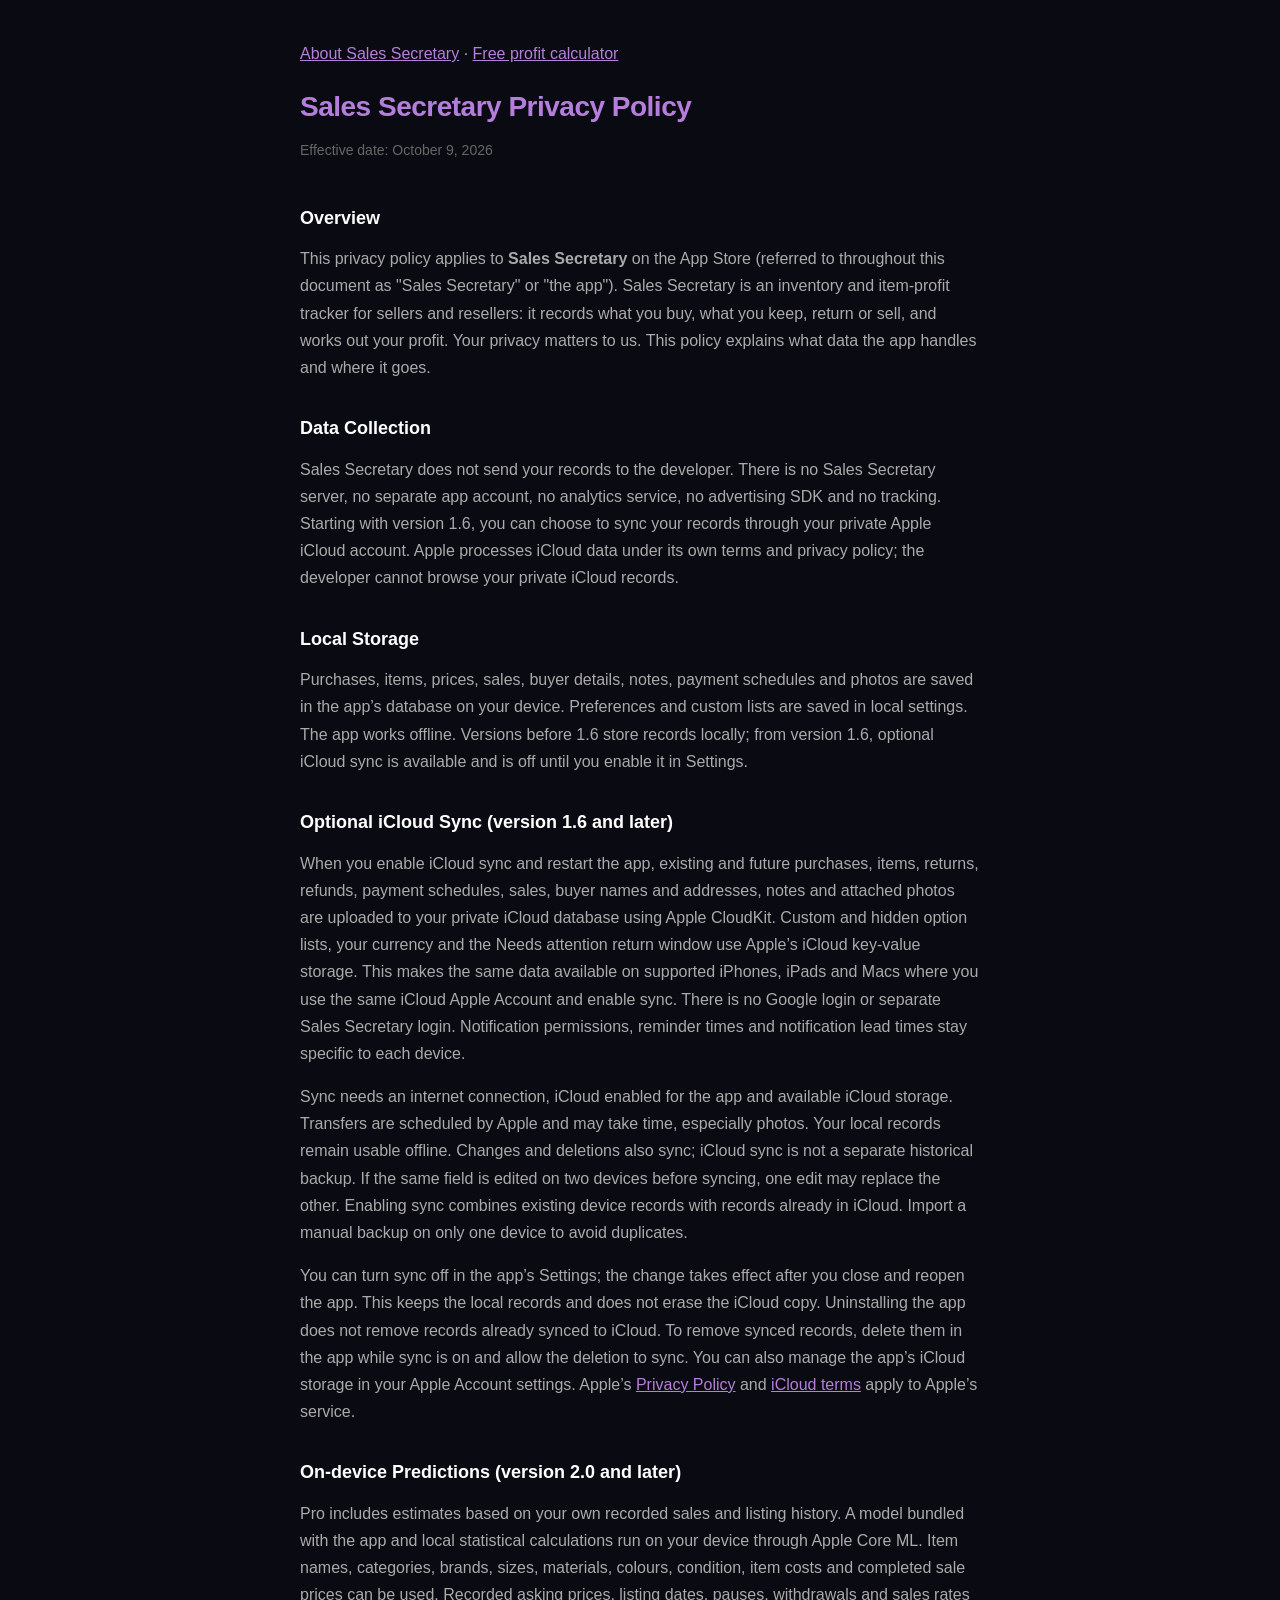
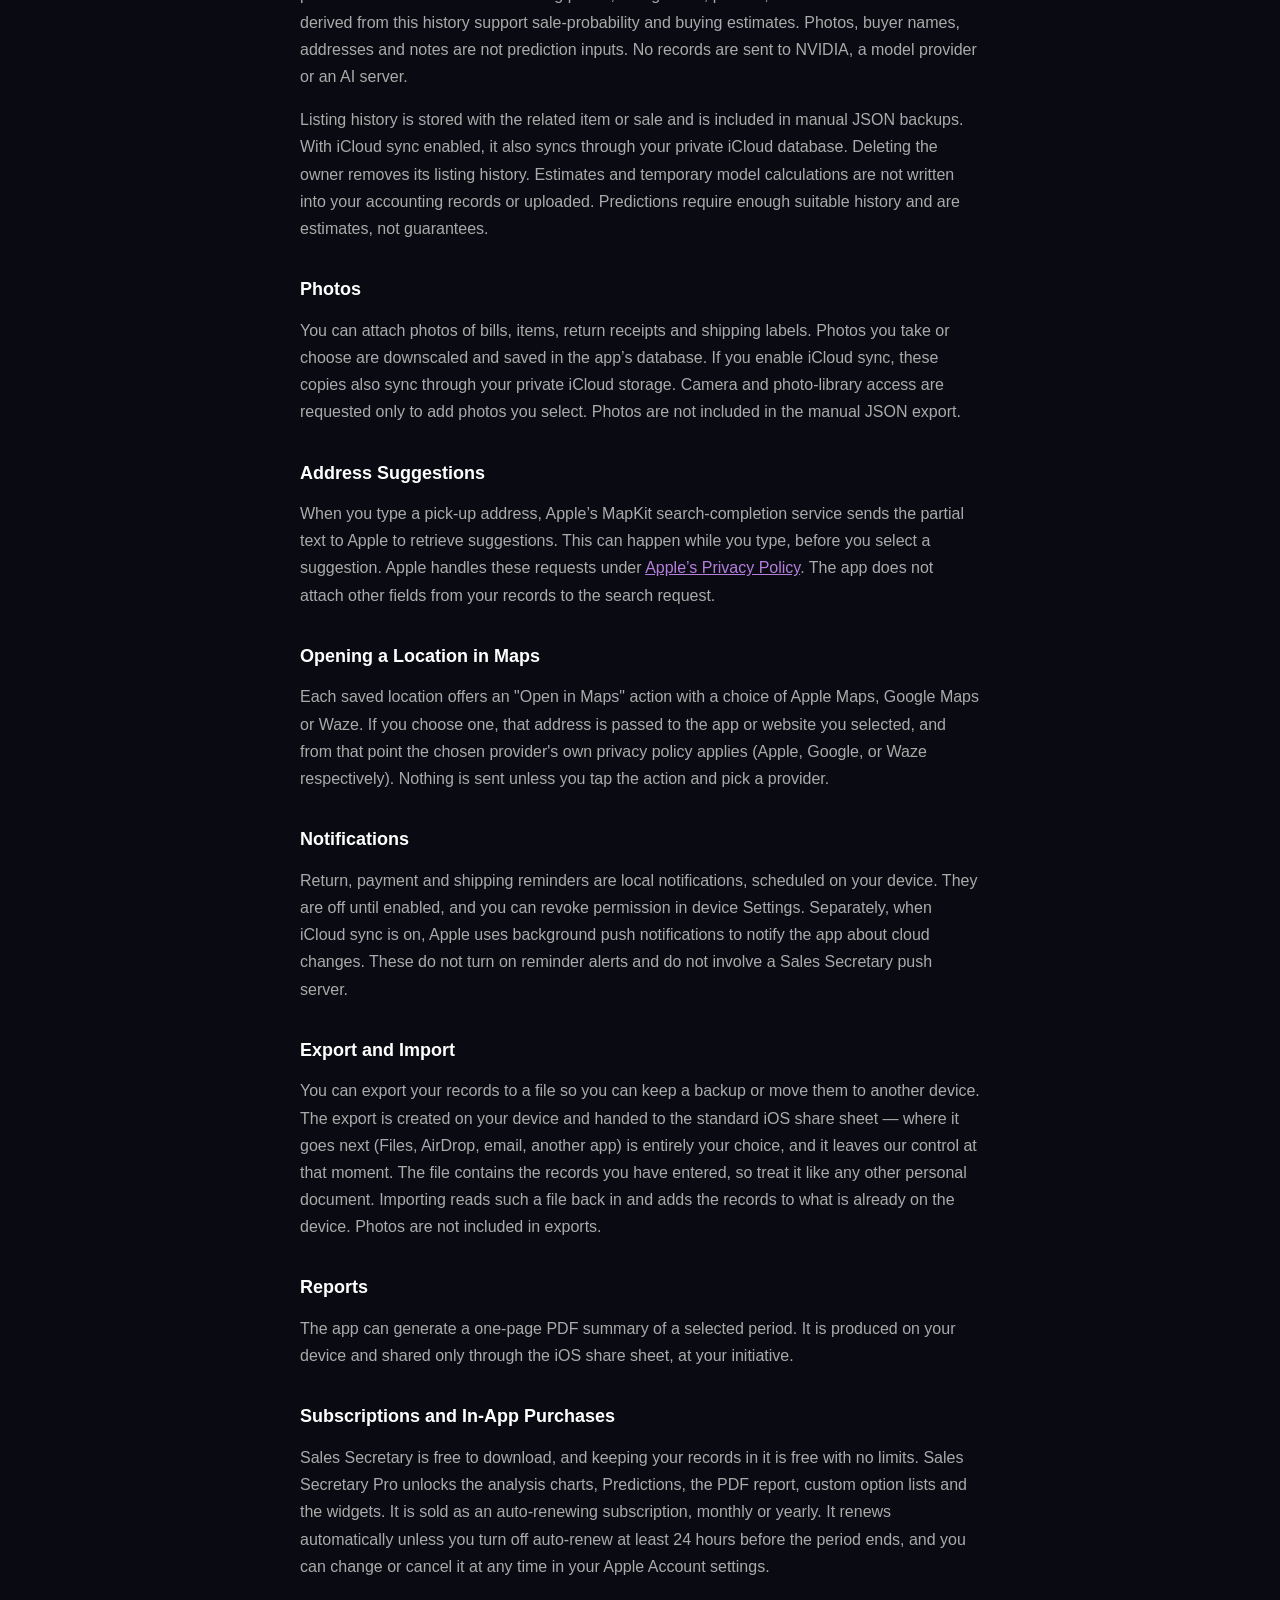
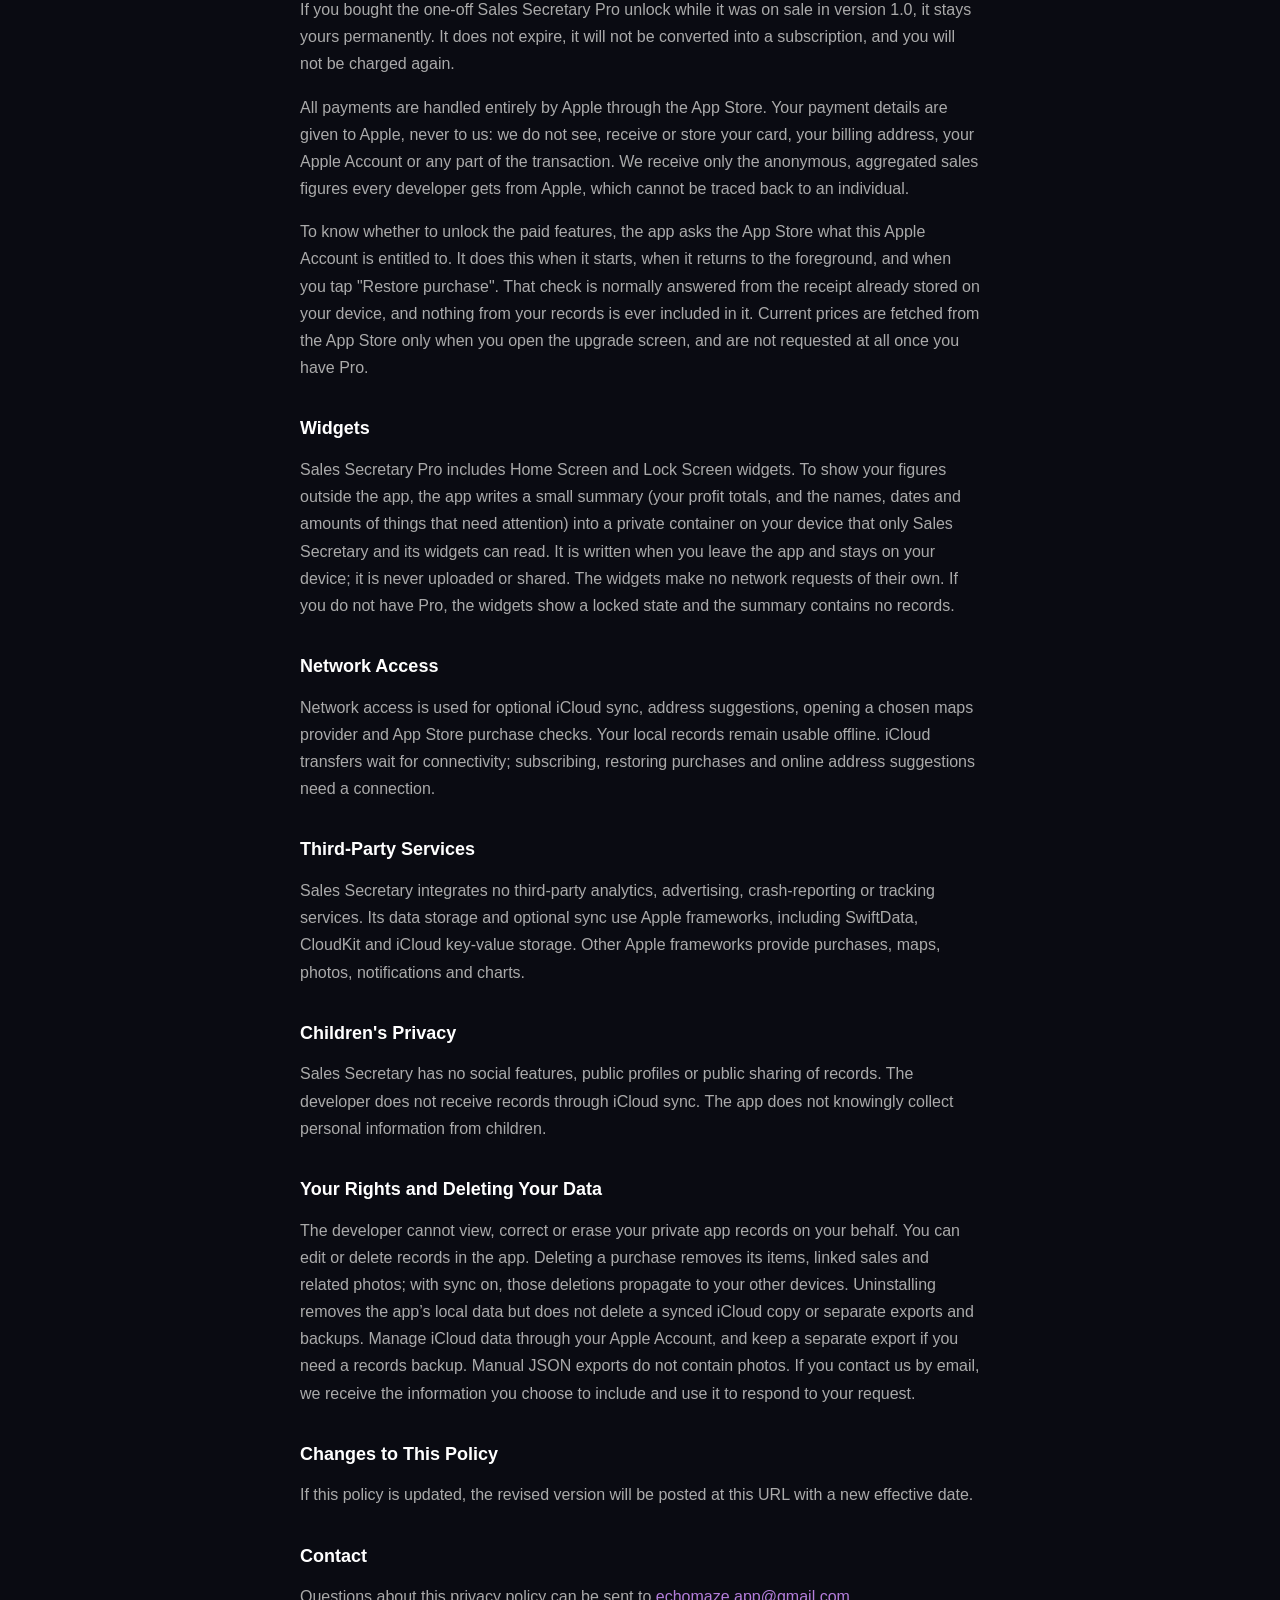
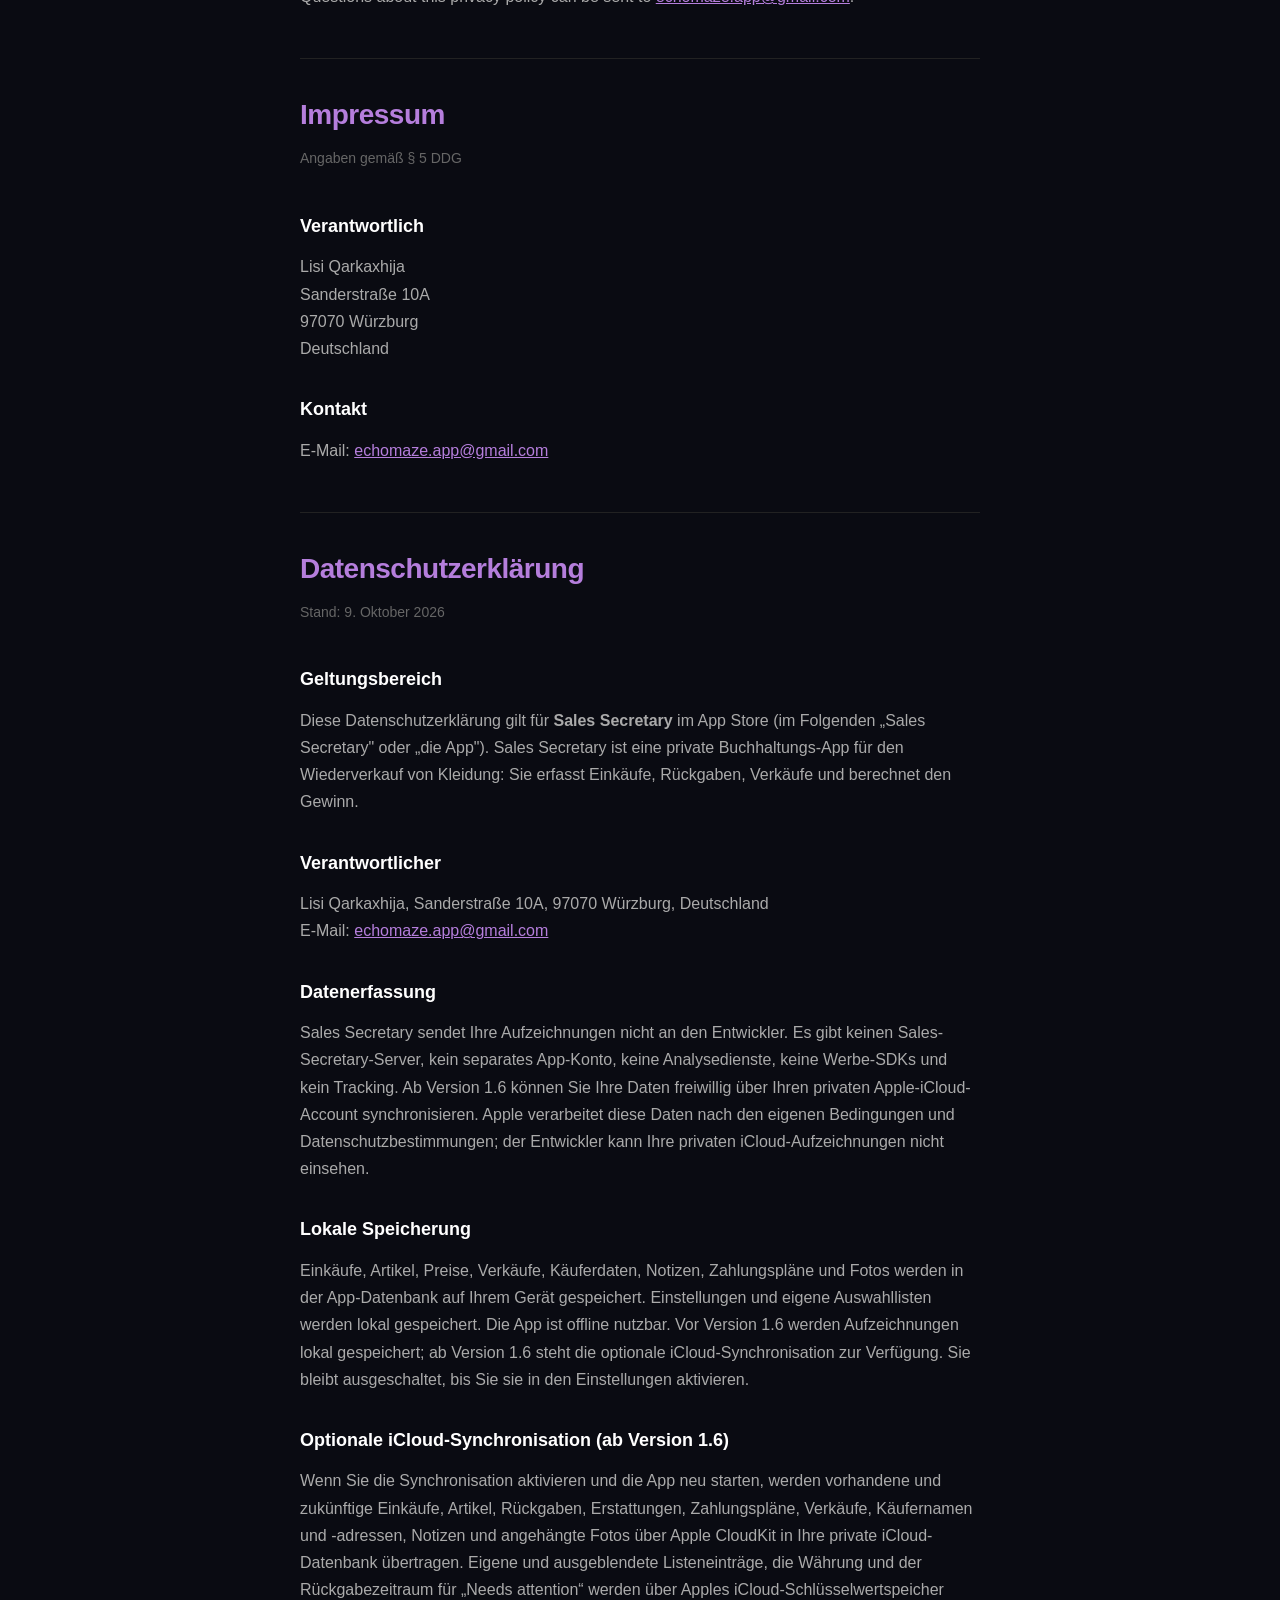
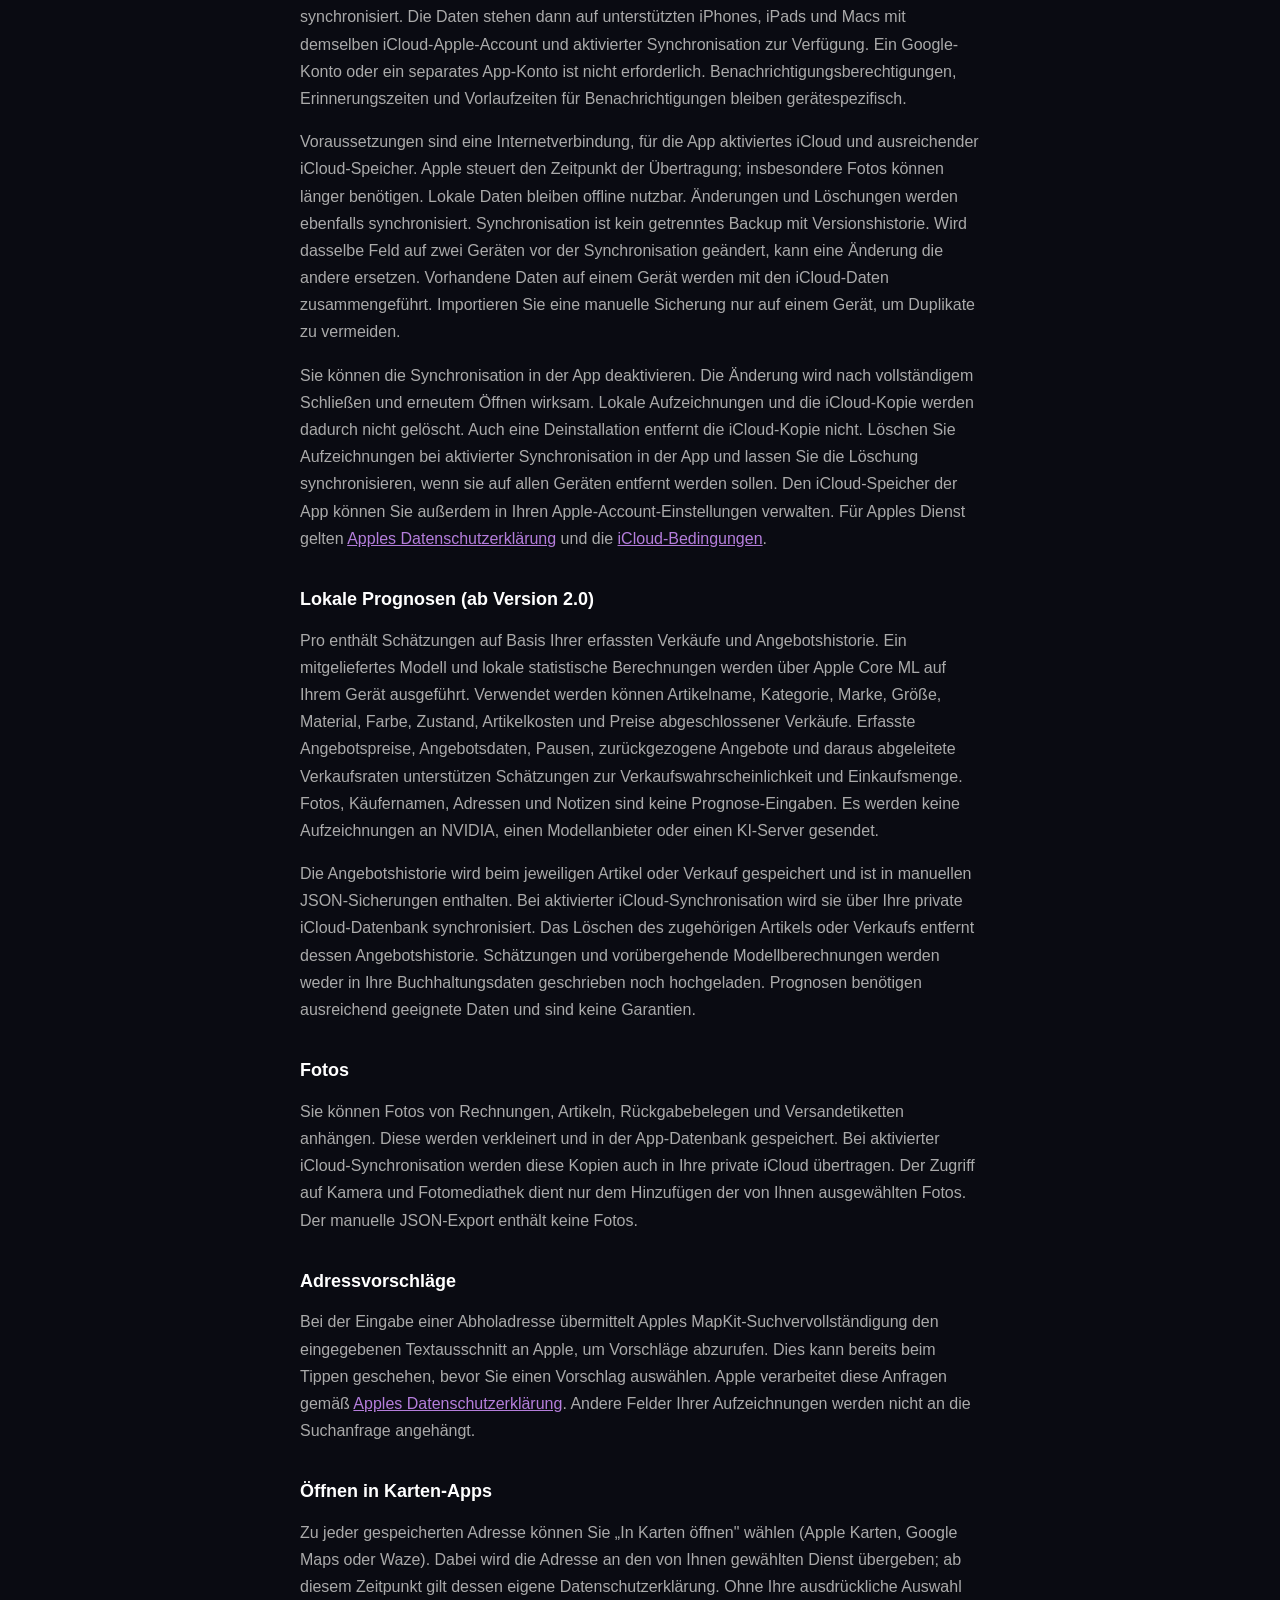
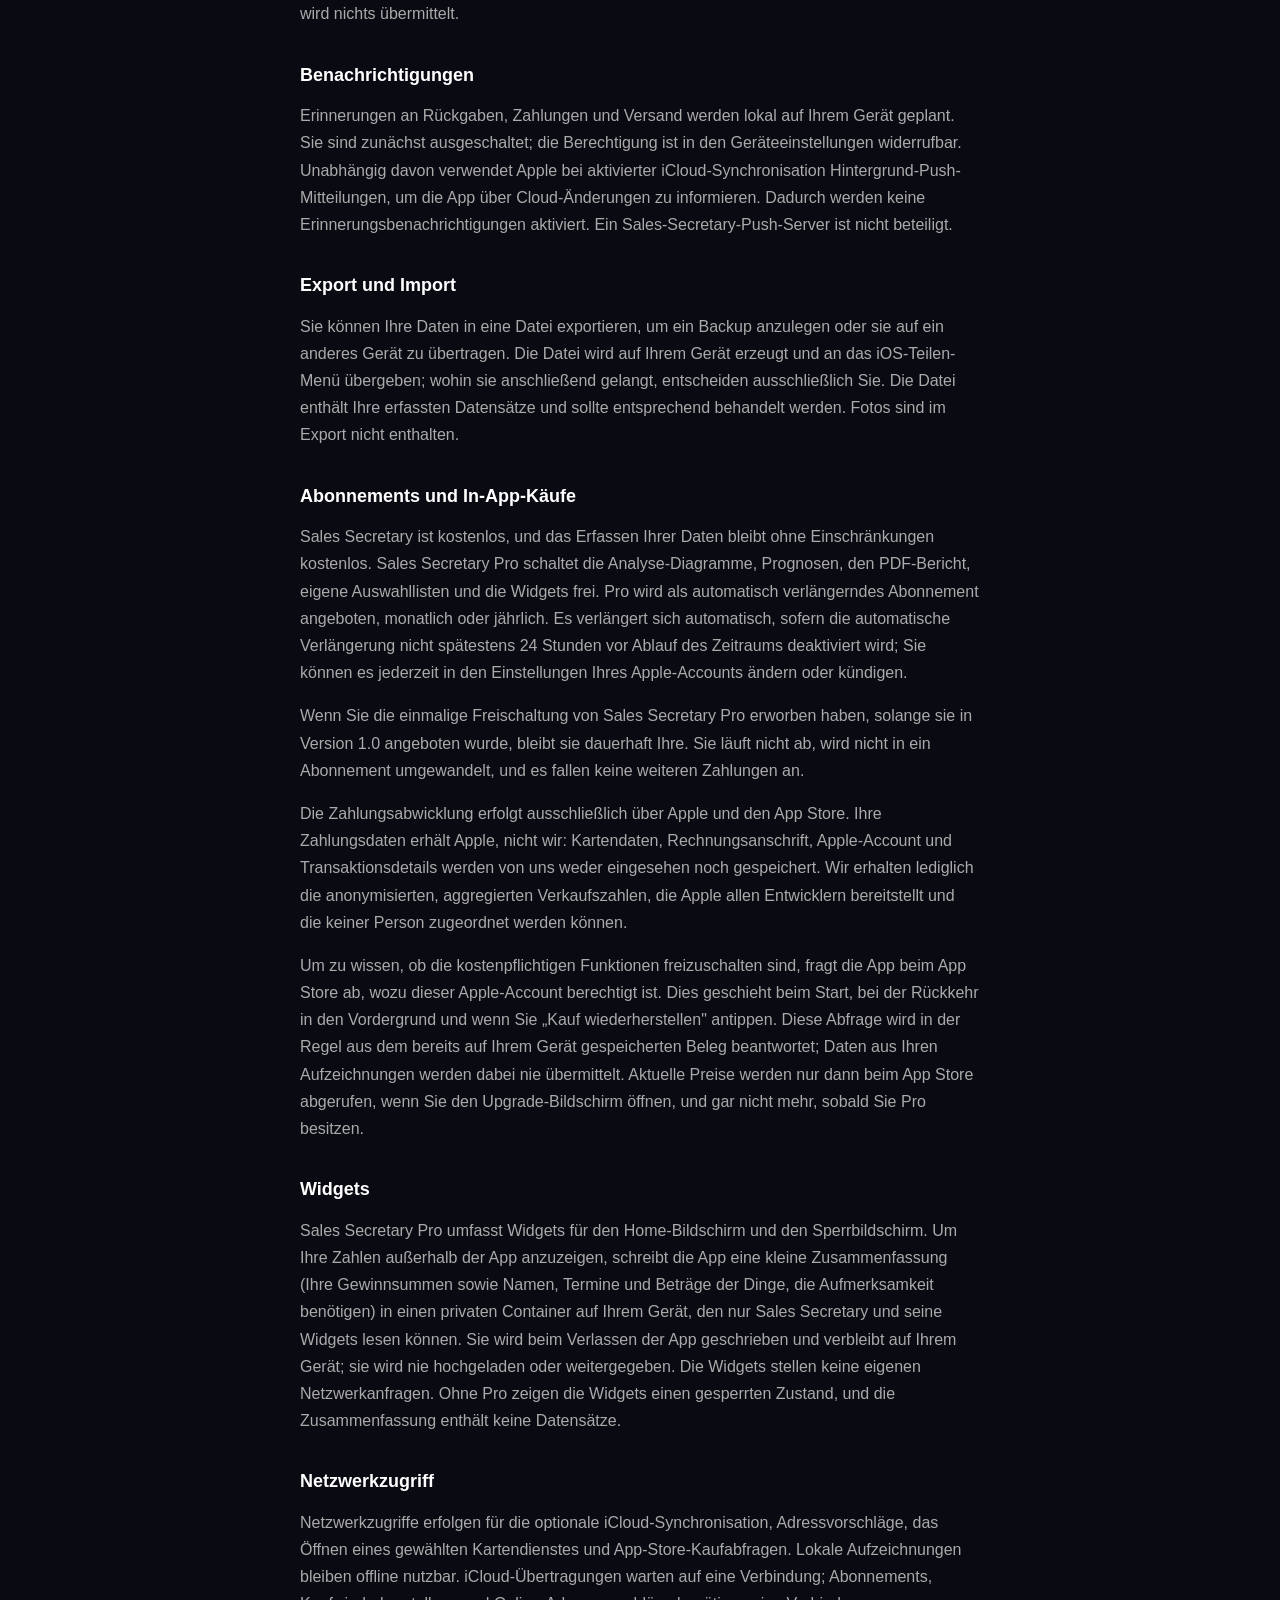
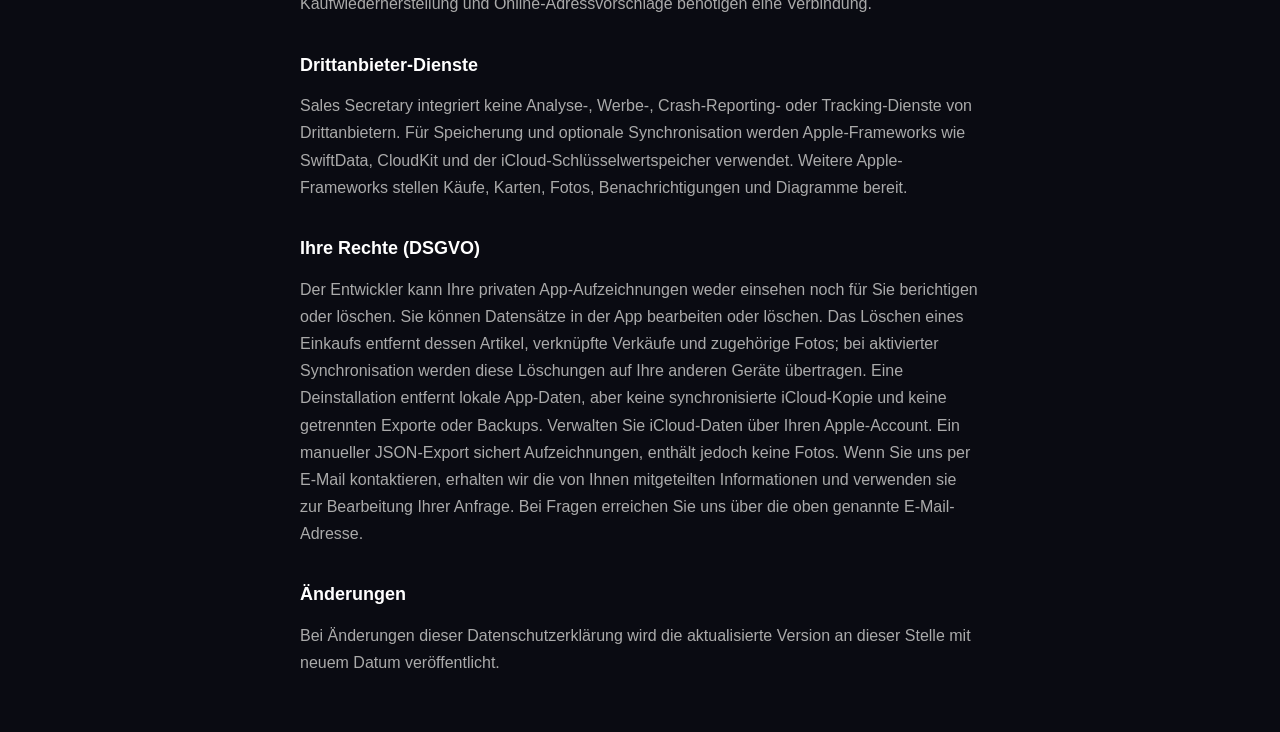
<file: index.html>
<!DOCTYPE html>
<html lang="en">
<head>
    <meta charset="UTF-8">
    <meta name="viewport" content="width=device-width, initial-scale=1.0">
    <title>Sales Secretary — Privacy Policy</title>
    <style>
        * { margin: 0; padding: 0; box-sizing: border-box; }
        body {
            font-family: -apple-system, BlinkMacSystemFont, 'Segoe UI', Roboto, sans-serif;
            background: #0a0b12;
            color: #ccc;
            line-height: 1.7;
            padding: 40px 20px;
        }
        .container {
            max-width: 680px;
            margin: 0 auto;
        }
        h1 {
            color: #b57edc;
            font-size: 28px;
            margin-bottom: 8px;
            letter-spacing: -0.5px;
        }
        .date {
            color: #666;
            font-size: 14px;
            margin-bottom: 40px;
        }
        h2 {
            color: #fff;
            font-size: 18px;
            margin-top: 32px;
            margin-bottom: 12px;
        }
        p {
            margin-bottom: 16px;
            color: #aaa;
        }
        a { color: #b57edc; }
        hr {
            border: none;
            border-top: 1px solid #222;
            margin: 48px 0 32px;
        }
    </style>
</head>
<body>
    <div class="container">
        <nav aria-label="Website navigation"><p><a href="app/">About Sales Secretary</a> · <a href="tools/resale-profit/">Free profit calculator</a></p></nav>
        <h1>Sales Secretary Privacy Policy</h1>
        <p class="date">Effective date: October 9, 2026</p>

        <h2>Overview</h2>
        <p>This privacy policy applies to <strong>Sales Secretary</strong> on the App Store (referred to throughout this document as "Sales Secretary" or "the app"). Sales Secretary is an inventory and item-profit tracker for sellers and resellers: it records what you buy, what you keep, return or sell, and works out your profit. Your privacy matters to us. This policy explains what data the app handles and where it goes.</p>

        <h2>Data Collection</h2>
        <p>Sales Secretary does not send your records to the developer. There is no Sales Secretary server, no separate app account, no analytics service, no advertising SDK and no tracking. Starting with version 1.6, you can choose to sync your records through your private Apple iCloud account. Apple processes iCloud data under its own terms and privacy policy; the developer cannot browse your private iCloud records.</p>

        <h2>Local Storage</h2>
        <p>Purchases, items, prices, sales, buyer details, notes, payment schedules and photos are saved in the app’s database on your device. Preferences and custom lists are saved in local settings. The app works offline. Versions before 1.6 store records locally; from version 1.6, optional iCloud sync is available and is off until you enable it in Settings.</p>

        <h2>Optional iCloud Sync (version 1.6 and later)</h2>
        <p>When you enable iCloud sync and restart the app, existing and future purchases, items, returns, refunds, payment schedules, sales, buyer names and addresses, notes and attached photos are uploaded to your private iCloud database using Apple CloudKit. Custom and hidden option lists, your currency and the Needs attention return window use Apple’s iCloud key-value storage. This makes the same data available on supported iPhones, iPads and Macs where you use the same iCloud Apple Account and enable sync. There is no Google login or separate Sales Secretary login. Notification permissions, reminder times and notification lead times stay specific to each device.</p>
        <p>Sync needs an internet connection, iCloud enabled for the app and available iCloud storage. Transfers are scheduled by Apple and may take time, especially photos. Your local records remain usable offline. Changes and deletions also sync; iCloud sync is not a separate historical backup. If the same field is edited on two devices before syncing, one edit may replace the other. Enabling sync combines existing device records with records already in iCloud. Import a manual backup on only one device to avoid duplicates.</p>
        <p>You can turn sync off in the app’s Settings; the change takes effect after you close and reopen the app. This keeps the local records and does not erase the iCloud copy. Uninstalling the app does not remove records already synced to iCloud. To remove synced records, delete them in the app while sync is on and allow the deletion to sync. You can also manage the app’s iCloud storage in your Apple Account settings. Apple’s <a href="https://www.apple.com/legal/privacy/">Privacy Policy</a> and <a href="https://www.apple.com/legal/internet-services/icloud/">iCloud terms</a> apply to Apple’s service.</p>

        <h2>On-device Predictions (version 2.0 and later)</h2>
        <p>Pro includes estimates based on your own recorded sales and listing history. A model bundled with the app and local statistical calculations run on your device through Apple Core ML. Item names, categories, brands, sizes, materials, colours, condition, item costs and completed sale prices can be used. Recorded asking prices, listing dates, pauses, withdrawals and sales rates derived from this history support sale-probability and buying estimates. Photos, buyer names, addresses and notes are not prediction inputs. No records are sent to NVIDIA, a model provider or an AI server.</p>
        <p>Listing history is stored with the related item or sale and is included in manual JSON backups. With iCloud sync enabled, it also syncs through your private iCloud database. Deleting the owner removes its listing history. Estimates and temporary model calculations are not written into your accounting records or uploaded. Predictions require enough suitable history and are estimates, not guarantees.</p>

        <h2>Photos</h2>
        <p>You can attach photos of bills, items, return receipts and shipping labels. Photos you take or choose are downscaled and saved in the app’s database. If you enable iCloud sync, these copies also sync through your private iCloud storage. Camera and photo-library access are requested only to add photos you select. Photos are not included in the manual JSON export.</p>

        <h2>Address Suggestions</h2>
        <p>When you type a pick-up address, Apple’s MapKit search-completion service sends the partial text to Apple to retrieve suggestions. This can happen while you type, before you select a suggestion. Apple handles these requests under <a href="https://www.apple.com/legal/privacy/">Apple’s Privacy Policy</a>. The app does not attach other fields from your records to the search request.</p>

        <h2>Opening a Location in Maps</h2>
        <p>Each saved location offers an "Open in Maps" action with a choice of Apple Maps, Google Maps or Waze. If you choose one, that address is passed to the app or website you selected, and from that point the chosen provider's own privacy policy applies (Apple, Google, or Waze respectively). Nothing is sent unless you tap the action and pick a provider.</p>

        <h2>Notifications</h2>
        <p>Return, payment and shipping reminders are local notifications, scheduled on your device. They are off until enabled, and you can revoke permission in device Settings. Separately, when iCloud sync is on, Apple uses background push notifications to notify the app about cloud changes. These do not turn on reminder alerts and do not involve a Sales Secretary push server.</p>

        <h2>Export and Import</h2>
        <p>You can export your records to a file so you can keep a backup or move them to another device. The export is created on your device and handed to the standard iOS share sheet — where it goes next (Files, AirDrop, email, another app) is entirely your choice, and it leaves our control at that moment. The file contains the records you have entered, so treat it like any other personal document. Importing reads such a file back in and adds the records to what is already on the device. Photos are not included in exports.</p>

        <h2>Reports</h2>
        <p>The app can generate a one-page PDF summary of a selected period. It is produced on your device and shared only through the iOS share sheet, at your initiative.</p>

        <h2>Subscriptions and In-App Purchases</h2>
<p>Sales Secretary is free to download, and keeping your records in it is free with no limits. Sales Secretary Pro unlocks the analysis charts, Predictions, the PDF report, custom option lists and the widgets. It is sold as an auto-renewing subscription, monthly or yearly. It renews automatically unless you turn off auto-renew at least 24 hours before the period ends, and you can change or cancel it at any time in your Apple Account settings.</p>
<p>If you bought the one-off Sales Secretary Pro unlock while it was on sale in version 1.0, it stays yours permanently. It does not expire, it will not be converted into a subscription, and you will not be charged again.</p>
<p>All payments are handled entirely by Apple through the App Store. Your payment details are given to Apple, never to us: we do not see, receive or store your card, your billing address, your Apple Account or any part of the transaction. We receive only the anonymous, aggregated sales figures every developer gets from Apple, which cannot be traced back to an individual.</p>
<p>To know whether to unlock the paid features, the app asks the App Store what this Apple Account is entitled to. It does this when it starts, when it returns to the foreground, and when you tap "Restore purchase". That check is normally answered from the receipt already stored on your device, and nothing from your records is ever included in it. Current prices are fetched from the App Store only when you open the upgrade screen, and are not requested at all once you have Pro.</p>

<h2>Widgets</h2>
<p>Sales Secretary Pro includes Home Screen and Lock Screen widgets. To show your figures outside the app, the app writes a small summary (your profit totals, and the names, dates and amounts of things that need attention) into a private container on your device that only Sales Secretary and its widgets can read. It is written when you leave the app and stays on your device; it is never uploaded or shared. The widgets make no network requests of their own. If you do not have Pro, the widgets show a locked state and the summary contains no records.</p>

<h2>Network Access</h2>
        <p>Network access is used for optional iCloud sync, address suggestions, opening a chosen maps provider and App Store purchase checks. Your local records remain usable offline. iCloud transfers wait for connectivity; subscribing, restoring purchases and online address suggestions need a connection.</p>

        <h2>Third-Party Services</h2>
        <p>Sales Secretary integrates no third-party analytics, advertising, crash-reporting or tracking services. Its data storage and optional sync use Apple frameworks, including SwiftData, CloudKit and iCloud key-value storage. Other Apple frameworks provide purchases, maps, photos, notifications and charts.</p>

        <h2>Children's Privacy</h2>
        <p>Sales Secretary has no social features, public profiles or public sharing of records. The developer does not receive records through iCloud sync. The app does not knowingly collect personal information from children.</p>

        <h2>Your Rights and Deleting Your Data</h2>
        <p>The developer cannot view, correct or erase your private app records on your behalf. You can edit or delete records in the app. Deleting a purchase removes its items, linked sales and related photos; with sync on, those deletions propagate to your other devices. Uninstalling removes the app’s local data but does not delete a synced iCloud copy or separate exports and backups. Manage iCloud data through your Apple Account, and keep a separate export if you need a records backup. Manual JSON exports do not contain photos. If you contact us by email, we receive the information you choose to include and use it to respond to your request.</p>

        <h2>Changes to This Policy</h2>
        <p>If this policy is updated, the revised version will be posted at this URL with a new effective date.</p>

        <h2>Contact</h2>
        <p>Questions about this privacy policy can be sent to <a href="mailto:echomaze.app@gmail.com">echomaze.app@gmail.com</a>.</p>

        <hr>

        <h1>Impressum</h1>
        <p class="date">Angaben gemäß § 5 DDG</p>

        <h2>Verantwortlich</h2>
        <p>Lisi Qarkaxhija<br>
        Sanderstraße 10A<br>
        97070 Würzburg<br>
        Deutschland</p>

        <h2>Kontakt</h2>
        <p>E-Mail: <a href="mailto:echomaze.app@gmail.com">echomaze.app@gmail.com</a></p>

        <hr>

        <h1>Datenschutzerklärung</h1>
        <p class="date">Stand: 9. Oktober 2026</p>

        <h2>Geltungsbereich</h2>
        <p>Diese Datenschutzerklärung gilt für <strong>Sales Secretary</strong> im App Store (im Folgenden „Sales Secretary" oder „die App"). Sales Secretary ist eine private Buchhaltungs-App für den Wiederverkauf von Kleidung: Sie erfasst Einkäufe, Rückgaben, Verkäufe und berechnet den Gewinn.</p>

        <h2>Verantwortlicher</h2>
        <p>Lisi Qarkaxhija, Sanderstraße 10A, 97070 Würzburg, Deutschland<br>
        E-Mail: <a href="mailto:echomaze.app@gmail.com">echomaze.app@gmail.com</a></p>

        <h2>Datenerfassung</h2>
        <p>Sales Secretary sendet Ihre Aufzeichnungen nicht an den Entwickler. Es gibt keinen Sales-Secretary-Server, kein separates App-Konto, keine Analysedienste, keine Werbe-SDKs und kein Tracking. Ab Version 1.6 können Sie Ihre Daten freiwillig über Ihren privaten Apple-iCloud-Account synchronisieren. Apple verarbeitet diese Daten nach den eigenen Bedingungen und Datenschutzbestimmungen; der Entwickler kann Ihre privaten iCloud-Aufzeichnungen nicht einsehen.</p>

        <h2>Lokale Speicherung</h2>
        <p>Einkäufe, Artikel, Preise, Verkäufe, Käuferdaten, Notizen, Zahlungspläne und Fotos werden in der App-Datenbank auf Ihrem Gerät gespeichert. Einstellungen und eigene Auswahllisten werden lokal gespeichert. Die App ist offline nutzbar. Vor Version 1.6 werden Aufzeichnungen lokal gespeichert; ab Version 1.6 steht die optionale iCloud-Synchronisation zur Verfügung. Sie bleibt ausgeschaltet, bis Sie sie in den Einstellungen aktivieren.</p>

        <h2>Optionale iCloud-Synchronisation (ab Version 1.6)</h2>
        <p>Wenn Sie die Synchronisation aktivieren und die App neu starten, werden vorhandene und zukünftige Einkäufe, Artikel, Rückgaben, Erstattungen, Zahlungspläne, Verkäufe, Käufernamen und -adressen, Notizen und angehängte Fotos über Apple CloudKit in Ihre private iCloud-Datenbank übertragen. Eigene und ausgeblendete Listeneinträge, die Währung und der Rückgabezeitraum für „Needs attention“ werden über Apples iCloud-Schlüsselwertspeicher synchronisiert. Die Daten stehen dann auf unterstützten iPhones, iPads und Macs mit demselben iCloud-Apple-Account und aktivierter Synchronisation zur Verfügung. Ein Google-Konto oder ein separates App-Konto ist nicht erforderlich. Benachrichtigungsberechtigungen, Erinnerungszeiten und Vorlaufzeiten für Benachrichtigungen bleiben gerätespezifisch.</p>
        <p>Voraussetzungen sind eine Internetverbindung, für die App aktiviertes iCloud und ausreichender iCloud-Speicher. Apple steuert den Zeitpunkt der Übertragung; insbesondere Fotos können länger benötigen. Lokale Daten bleiben offline nutzbar. Änderungen und Löschungen werden ebenfalls synchronisiert. Synchronisation ist kein getrenntes Backup mit Versionshistorie. Wird dasselbe Feld auf zwei Geräten vor der Synchronisation geändert, kann eine Änderung die andere ersetzen. Vorhandene Daten auf einem Gerät werden mit den iCloud-Daten zusammengeführt. Importieren Sie eine manuelle Sicherung nur auf einem Gerät, um Duplikate zu vermeiden.</p>
        <p>Sie können die Synchronisation in der App deaktivieren. Die Änderung wird nach vollständigem Schließen und erneutem Öffnen wirksam. Lokale Aufzeichnungen und die iCloud-Kopie werden dadurch nicht gelöscht. Auch eine Deinstallation entfernt die iCloud-Kopie nicht. Löschen Sie Aufzeichnungen bei aktivierter Synchronisation in der App und lassen Sie die Löschung synchronisieren, wenn sie auf allen Geräten entfernt werden sollen. Den iCloud-Speicher der App können Sie außerdem in Ihren Apple-Account-Einstellungen verwalten. Für Apples Dienst gelten <a href="https://www.apple.com/legal/privacy/">Apples Datenschutzerklärung</a> und die <a href="https://www.apple.com/legal/internet-services/icloud/">iCloud-Bedingungen</a>.</p>

        <h2>Lokale Prognosen (ab Version 2.0)</h2>
        <p>Pro enthält Schätzungen auf Basis Ihrer erfassten Verkäufe und Angebotshistorie. Ein mitgeliefertes Modell und lokale statistische Berechnungen werden über Apple Core ML auf Ihrem Gerät ausgeführt. Verwendet werden können Artikelname, Kategorie, Marke, Größe, Material, Farbe, Zustand, Artikelkosten und Preise abgeschlossener Verkäufe. Erfasste Angebotspreise, Angebotsdaten, Pausen, zurückgezogene Angebote und daraus abgeleitete Verkaufsraten unterstützen Schätzungen zur Verkaufswahrscheinlichkeit und Einkaufsmenge. Fotos, Käufernamen, Adressen und Notizen sind keine Prognose-Eingaben. Es werden keine Aufzeichnungen an NVIDIA, einen Modellanbieter oder einen KI-Server gesendet.</p>
        <p>Die Angebotshistorie wird beim jeweiligen Artikel oder Verkauf gespeichert und ist in manuellen JSON-Sicherungen enthalten. Bei aktivierter iCloud-Synchronisation wird sie über Ihre private iCloud-Datenbank synchronisiert. Das Löschen des zugehörigen Artikels oder Verkaufs entfernt dessen Angebotshistorie. Schätzungen und vorübergehende Modellberechnungen werden weder in Ihre Buchhaltungsdaten geschrieben noch hochgeladen. Prognosen benötigen ausreichend geeignete Daten und sind keine Garantien.</p>

        <h2>Fotos</h2>
        <p>Sie können Fotos von Rechnungen, Artikeln, Rückgabebelegen und Versandetiketten anhängen. Diese werden verkleinert und in der App-Datenbank gespeichert. Bei aktivierter iCloud-Synchronisation werden diese Kopien auch in Ihre private iCloud übertragen. Der Zugriff auf Kamera und Fotomediathek dient nur dem Hinzufügen der von Ihnen ausgewählten Fotos. Der manuelle JSON-Export enthält keine Fotos.</p>

        <h2>Adressvorschläge</h2>
        <p>Bei der Eingabe einer Abholadresse übermittelt Apples MapKit-Suchvervollständigung den eingegebenen Textausschnitt an Apple, um Vorschläge abzurufen. Dies kann bereits beim Tippen geschehen, bevor Sie einen Vorschlag auswählen. Apple verarbeitet diese Anfragen gemäß <a href="https://www.apple.com/legal/privacy/">Apples Datenschutzerklärung</a>. Andere Felder Ihrer Aufzeichnungen werden nicht an die Suchanfrage angehängt.</p>

        <h2>Öffnen in Karten-Apps</h2>
        <p>Zu jeder gespeicherten Adresse können Sie „In Karten öffnen" wählen (Apple Karten, Google Maps oder Waze). Dabei wird die Adresse an den von Ihnen gewählten Dienst übergeben; ab diesem Zeitpunkt gilt dessen eigene Datenschutzerklärung. Ohne Ihre ausdrückliche Auswahl wird nichts übermittelt.</p>

        <h2>Benachrichtigungen</h2>
        <p>Erinnerungen an Rückgaben, Zahlungen und Versand werden lokal auf Ihrem Gerät geplant. Sie sind zunächst ausgeschaltet; die Berechtigung ist in den Geräteeinstellungen widerrufbar. Unabhängig davon verwendet Apple bei aktivierter iCloud-Synchronisation Hintergrund-Push-Mitteilungen, um die App über Cloud-Änderungen zu informieren. Dadurch werden keine Erinnerungsbenachrichtigungen aktiviert. Ein Sales-Secretary-Push-Server ist nicht beteiligt.</p>

        <h2>Export und Import</h2>
        <p>Sie können Ihre Daten in eine Datei exportieren, um ein Backup anzulegen oder sie auf ein anderes Gerät zu übertragen. Die Datei wird auf Ihrem Gerät erzeugt und an das iOS-Teilen-Menü übergeben; wohin sie anschließend gelangt, entscheiden ausschließlich Sie. Die Datei enthält Ihre erfassten Datensätze und sollte entsprechend behandelt werden. Fotos sind im Export nicht enthalten.</p>

        <h2>Abonnements und In-App-Käufe</h2>
<p>Sales Secretary ist kostenlos, und das Erfassen Ihrer Daten bleibt ohne Einschränkungen kostenlos. Sales Secretary Pro schaltet die Analyse-Diagramme, Prognosen, den PDF-Bericht, eigene Auswahllisten und die Widgets frei. Pro wird als automatisch verlängerndes Abonnement angeboten, monatlich oder jährlich. Es verlängert sich automatisch, sofern die automatische Verlängerung nicht spätestens 24 Stunden vor Ablauf des Zeitraums deaktiviert wird; Sie können es jederzeit in den Einstellungen Ihres Apple-Accounts ändern oder kündigen.</p>
<p>Wenn Sie die einmalige Freischaltung von Sales Secretary Pro erworben haben, solange sie in Version 1.0 angeboten wurde, bleibt sie dauerhaft Ihre. Sie läuft nicht ab, wird nicht in ein Abonnement umgewandelt, und es fallen keine weiteren Zahlungen an.</p>
<p>Die Zahlungsabwicklung erfolgt ausschließlich über Apple und den App Store. Ihre Zahlungsdaten erhält Apple, nicht wir: Kartendaten, Rechnungsanschrift, Apple-Account und Transaktionsdetails werden von uns weder eingesehen noch gespeichert. Wir erhalten lediglich die anonymisierten, aggregierten Verkaufszahlen, die Apple allen Entwicklern bereitstellt und die keiner Person zugeordnet werden können.</p>
<p>Um zu wissen, ob die kostenpflichtigen Funktionen freizuschalten sind, fragt die App beim App Store ab, wozu dieser Apple-Account berechtigt ist. Dies geschieht beim Start, bei der Rückkehr in den Vordergrund und wenn Sie „Kauf wiederherstellen" antippen. Diese Abfrage wird in der Regel aus dem bereits auf Ihrem Gerät gespeicherten Beleg beantwortet; Daten aus Ihren Aufzeichnungen werden dabei nie übermittelt. Aktuelle Preise werden nur dann beim App Store abgerufen, wenn Sie den Upgrade-Bildschirm öffnen, und gar nicht mehr, sobald Sie Pro besitzen.</p>

<h2>Widgets</h2>
<p>Sales Secretary Pro umfasst Widgets für den Home-Bildschirm und den Sperrbildschirm. Um Ihre Zahlen außerhalb der App anzuzeigen, schreibt die App eine kleine Zusammenfassung (Ihre Gewinnsummen sowie Namen, Termine und Beträge der Dinge, die Aufmerksamkeit benötigen) in einen privaten Container auf Ihrem Gerät, den nur Sales Secretary und seine Widgets lesen können. Sie wird beim Verlassen der App geschrieben und verbleibt auf Ihrem Gerät; sie wird nie hochgeladen oder weitergegeben. Die Widgets stellen keine eigenen Netzwerkanfragen. Ohne Pro zeigen die Widgets einen gesperrten Zustand, und die Zusammenfassung enthält keine Datensätze.</p>

<h2>Netzwerkzugriff</h2>
        <p>Netzwerkzugriffe erfolgen für die optionale iCloud-Synchronisation, Adressvorschläge, das Öffnen eines gewählten Kartendienstes und App-Store-Kaufabfragen. Lokale Aufzeichnungen bleiben offline nutzbar. iCloud-Übertragungen warten auf eine Verbindung; Abonnements, Kaufwiederherstellung und Online-Adressvorschläge benötigen eine Verbindung.</p>

        <h2>Drittanbieter-Dienste</h2>
        <p>Sales Secretary integriert keine Analyse-, Werbe-, Crash-Reporting- oder Tracking-Dienste von Drittanbietern. Für Speicherung und optionale Synchronisation werden Apple-Frameworks wie SwiftData, CloudKit und der iCloud-Schlüsselwertspeicher verwendet. Weitere Apple-Frameworks stellen Käufe, Karten, Fotos, Benachrichtigungen und Diagramme bereit.</p>

        <h2>Ihre Rechte (DSGVO)</h2>
        <p>Der Entwickler kann Ihre privaten App-Aufzeichnungen weder einsehen noch für Sie berichtigen oder löschen. Sie können Datensätze in der App bearbeiten oder löschen. Das Löschen eines Einkaufs entfernt dessen Artikel, verknüpfte Verkäufe und zugehörige Fotos; bei aktivierter Synchronisation werden diese Löschungen auf Ihre anderen Geräte übertragen. Eine Deinstallation entfernt lokale App-Daten, aber keine synchronisierte iCloud-Kopie und keine getrennten Exporte oder Backups. Verwalten Sie iCloud-Daten über Ihren Apple-Account. Ein manueller JSON-Export sichert Aufzeichnungen, enthält jedoch keine Fotos. Wenn Sie uns per E-Mail kontaktieren, erhalten wir die von Ihnen mitgeteilten Informationen und verwenden sie zur Bearbeitung Ihrer Anfrage. Bei Fragen erreichen Sie uns über die oben genannte E-Mail-Adresse.</p>

        <h2>Änderungen</h2>
        <p>Bei Änderungen dieser Datenschutzerklärung wird die aktualisierte Version an dieser Stelle mit neuem Datum veröffentlicht.</p>
    </div>
</body>
</html>
</file>
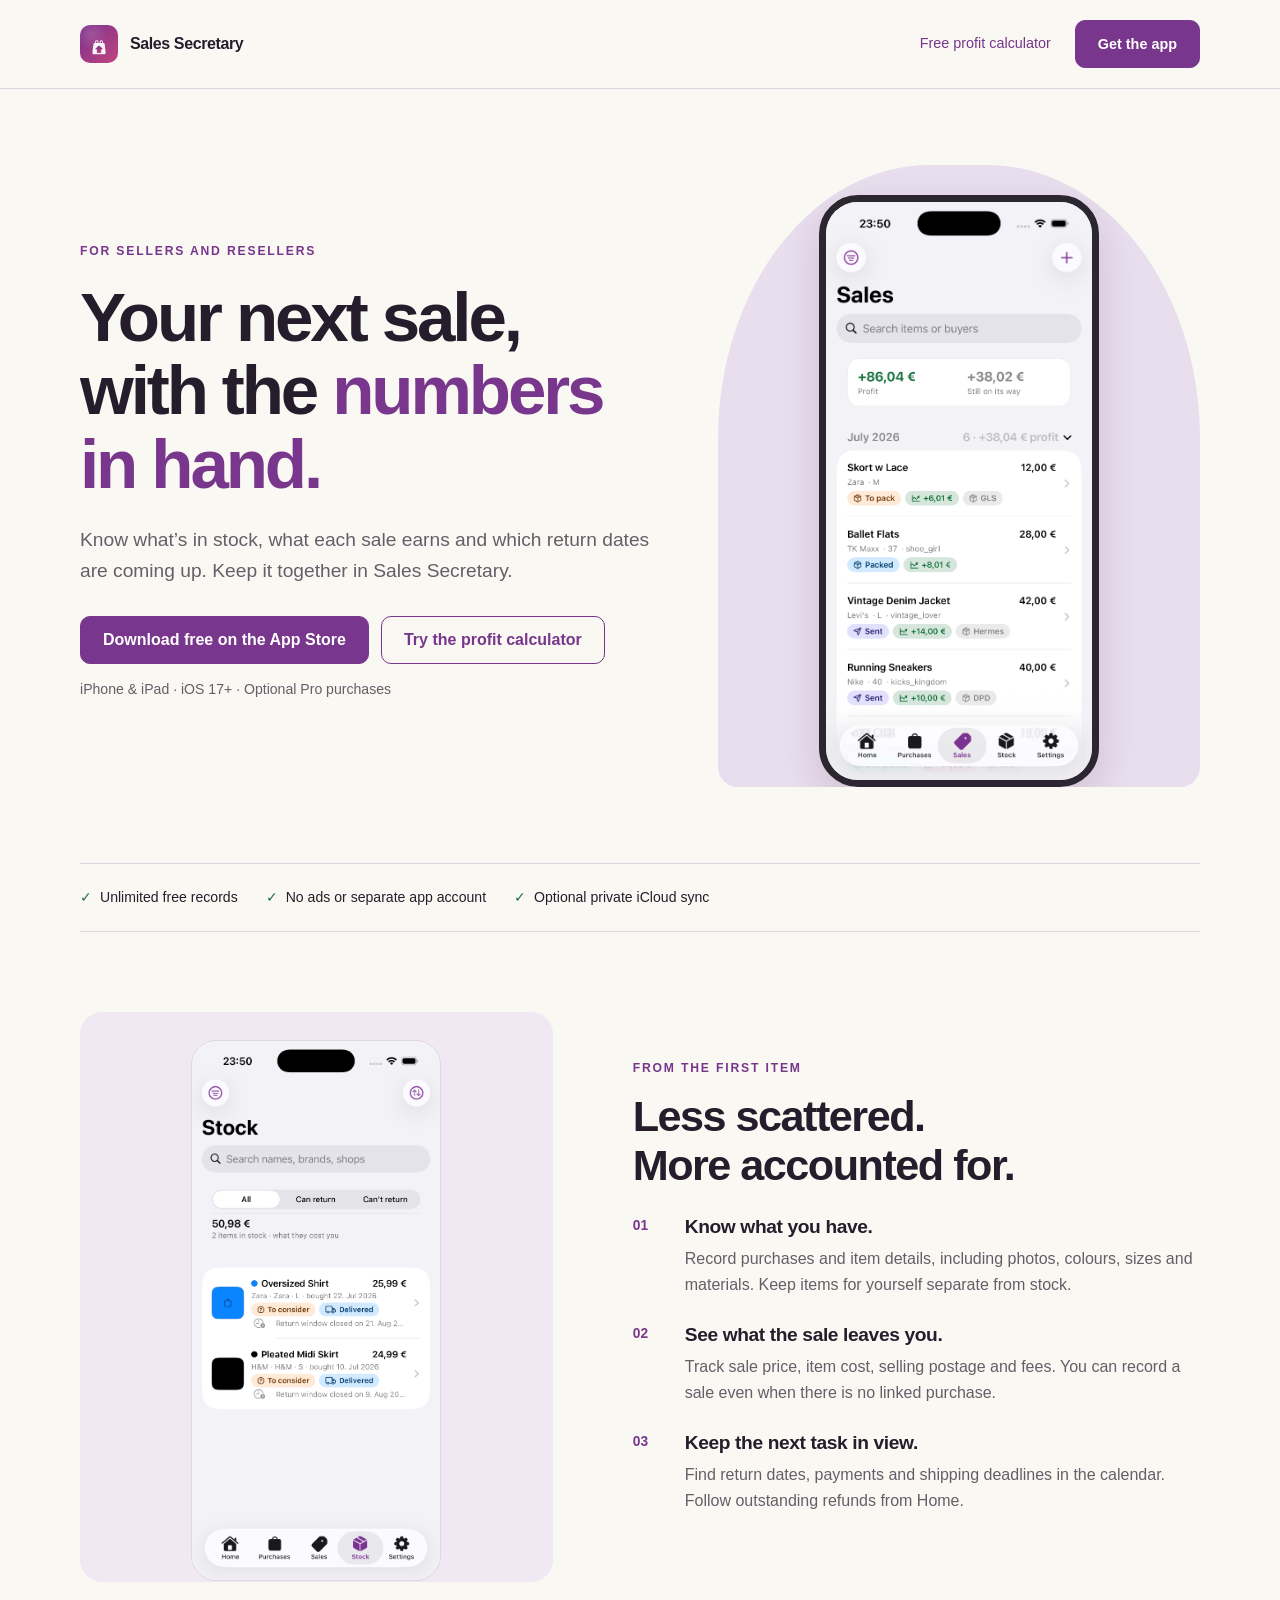
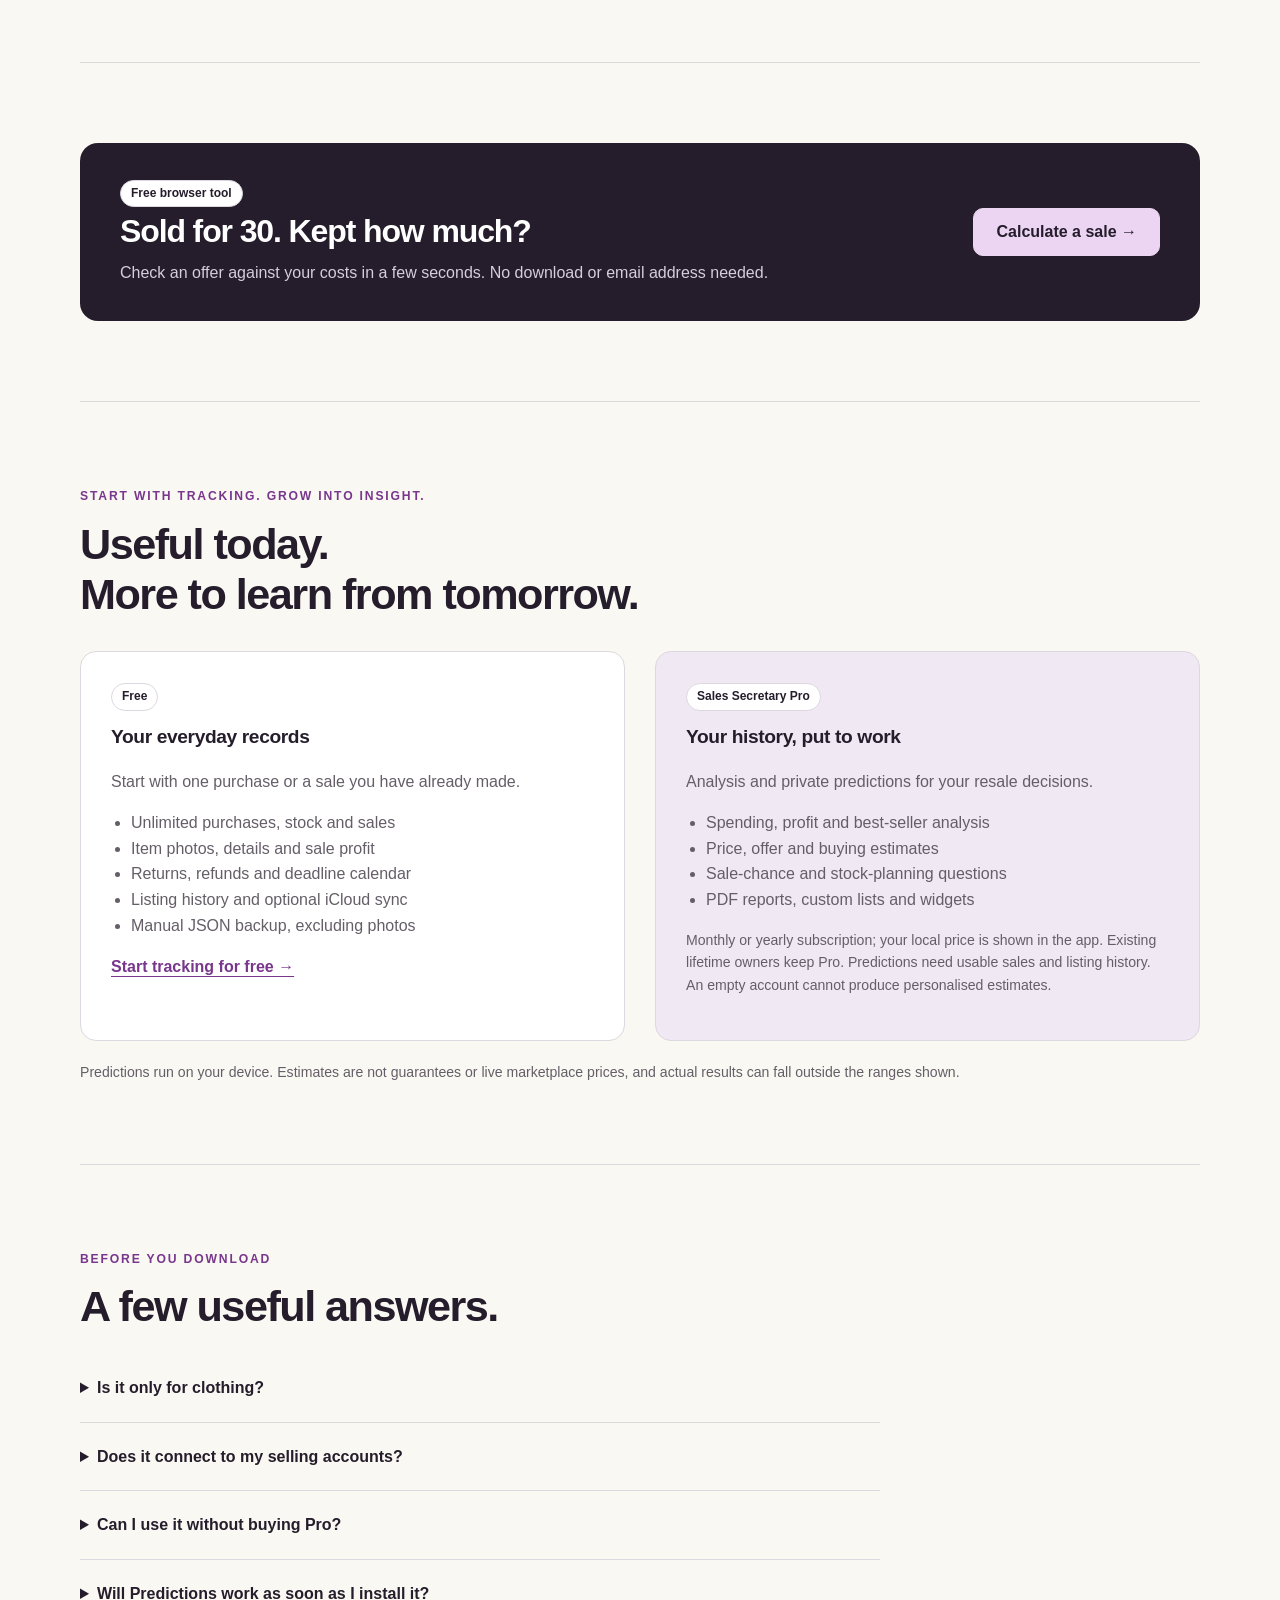
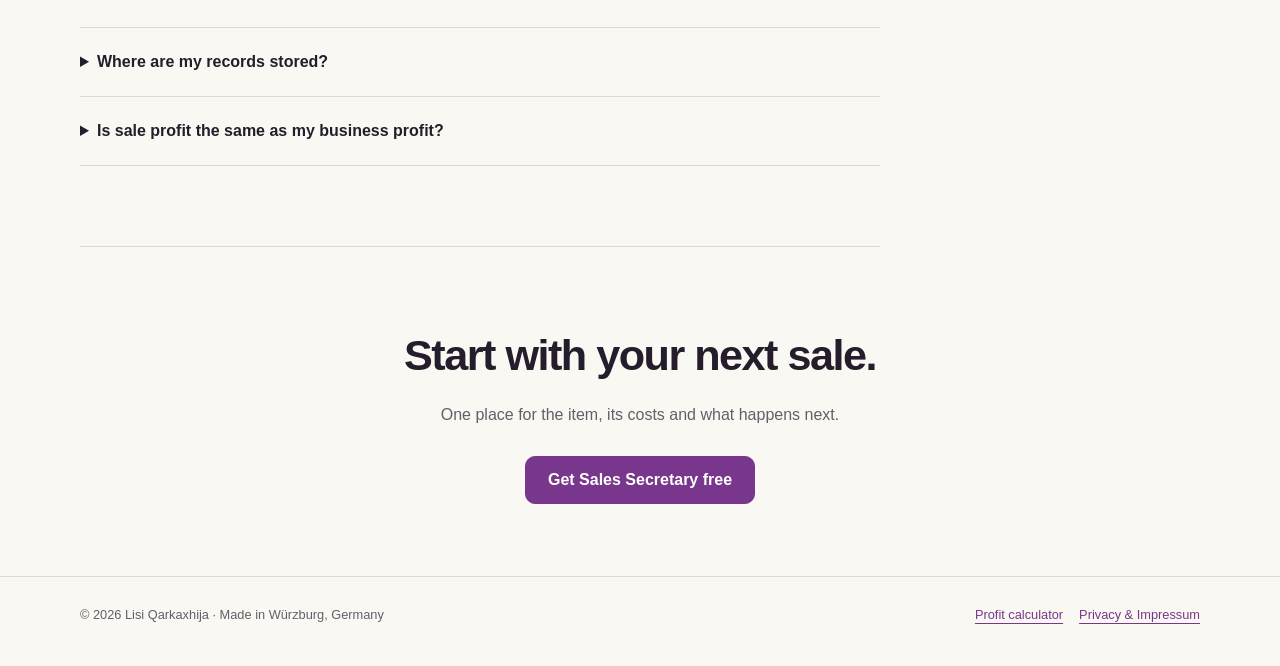
<file: app/index.html>
<!doctype html>
<html lang="en"><head>
<meta charset="utf-8"><meta name="viewport" content="width=device-width,initial-scale=1">
<title>Sales Secretary | Inventory & profit tracker for sellers</title>
<meta name="description" content="Keep inventory, purchases, sale profit and return deadlines together. Free inventory tracking on iPhone and iPad. Private Predictions and analysis with Pro.">
<link rel="canonical" href="https://lisiq.github.io/sales-secretary-legal/app/">
<meta name="apple-itunes-app" content="app-id=6797229901">
<meta property="og:type" content="website"><meta property="og:title" content="Your next sale, with the numbers in hand."><meta property="og:description" content="Free inventory and profit tracking for sellers and resellers. Sales Secretary for iPhone and iPad."><meta property="og:url" content="https://lisiq.github.io/sales-secretary-legal/app/"><meta property="og:image" content="https://lisiq.github.io/sales-secretary-legal/assets/icon.png"><meta name="twitter:card" content="summary">
<link rel="icon" href="../assets/icon.png"><link rel="stylesheet" href="../assets/site.css">
<script type="application/ld+json">
{
  "@context": "https://schema.org",
  "@type": "SoftwareApplication",
  "@id": "https://lisiq.github.io/sales-secretary-legal/app/#sales-secretary",
  "name": "Sales Secretary",
  "url": "https://lisiq.github.io/sales-secretary-legal/app/",
  "downloadUrl": "https://apps.apple.com/app/id6797229901",
  "sameAs": "https://apps.apple.com/app/id6797229901",
  "image": "https://lisiq.github.io/sales-secretary-legal/assets/icon.png",
  "operatingSystem": "iOS 17 or later; iPadOS 17 or later",
  "applicationCategory": "FinanceApplication",
  "description": "Inventory and item-profit tracking for sellers and resellers. Unlimited core tracking is free. Optional paid Pro includes analysis, reports, custom lists, widgets and on-device predictions requiring suitable recorded history. Records are entered manually; there is no automatic marketplace import.",
  "offers": {
    "@type": "Offer",
    "price": 0,
    "priceCurrency": "EUR",
    "url": "https://apps.apple.com/app/id6797229901",
    "description": "Free download and unlimited core tracking. Optional paid Pro purchases are available in the app."
  },
  "featureList": [
    "Purchases, inventory and sales tracking",
    "Item photos and details",
    "Item profit after cost, selling postage and fees",
    "Return deadlines and calendar",
    "Optional private iCloud sync",
    "Pro analysis and on-device predictions using suitable recorded history"
  ]
}
</script>
</head><body>
<a class="skip" href="#main">Skip to content</a>
<header><nav class="wrap" aria-label="Main navigation"><a class="brand" href="./"><img src="../assets/icon.png" width="38" height="38" alt="">Sales Secretary</a><div class="nav-links"><a class="desktop-link" href="../tools/resale-profit/">Free profit calculator</a><a class="button" href="https://apps.apple.com/app/apple-store/id6797229901?pt=128811093&amp;ct=web-app&amp;mt=8">Get the app</a></div></nav></header>
<main id="main" class="wrap">
<section class="hero" aria-labelledby="intro"><div class="hero-copy"><span class="eyebrow">For sellers and resellers</span><h1 id="intro">Your next sale,<br>with the <em>numbers<br>in hand.</em></h1><p class="lead">Know what’s in stock, what each sale earns and which return dates are coming up. Keep it together in Sales Secretary.</p><div class="actions"><a class="button" href="https://apps.apple.com/app/apple-store/id6797229901?pt=128811093&amp;ct=web-app&amp;mt=8">Download free on the App Store</a><a class="button secondary" href="../tools/resale-profit/">Try the profit calculator</a></div><p class="small muted">iPhone & iPad · iOS 17+ · Optional Pro purchases</p></div><div class="phone-stage"><img class="phone" src="../assets/sales.png" alt="Sales Secretary sales list showing item prices, profit, and packing and shipping status." width="1206" height="2622" fetchpriority="high"></div></section>
<div class="trust" aria-label="App benefits"><span>Unlimited free records</span><span>No ads or separate app account</span><span>Optional private iCloud sync</span></div>
<section class="section split" aria-labelledby="workflow"><div class="stock-frame"><img src="../assets/stock.png" alt="Stock screen with clothing names, costs, colours and return information." width="1206" height="2622" loading="lazy"></div><div><span class="eyebrow">From the first item</span><h2 id="workflow">Less scattered.<br>More accounted for.</h2><ol class="steps"><li><h3>Know what you have.</h3><p>Record purchases and item details, including photos, colours, sizes and materials. Keep items for yourself separate from stock.</p></li><li><h3>See what the sale leaves you.</h3><p>Track sale price, item cost, selling postage and fees. You can record a sale even when there is no linked purchase.</p></li><li><h3>Keep the next task in view.</h3><p>Find return dates, payments and shipping deadlines in the calendar. Follow outstanding refunds from Home.</p></li></ol></div></section>
<section class="section" aria-labelledby="try"><div class="tool-strip"><div><span class="pill" style="color:#251d2b">Free browser tool</span><h2 id="try">Sold for 30. Kept how much?</h2><p>Check an offer against your costs in a few seconds. No download or email address needed.</p></div><a class="button" href="../tools/resale-profit/">Calculate a sale →</a></div></section>
<section class="section" aria-labelledby="plans"><span class="eyebrow">Start with tracking. Grow into insight.</span><h2 id="plans">Useful today.<br>More to learn from tomorrow.</h2><div class="pricing"><article class="plan"><span class="pill">Free</span><h3>Your everyday records</h3><p class="muted">Start with one purchase or a sale you have already made.</p><ul><li>Unlimited purchases, stock and sales</li><li>Item photos, details and sale profit</li><li>Returns, refunds and deadline calendar</li><li>Listing history and optional iCloud sync</li><li>Manual JSON backup, excluding photos</li></ul><a class="text-link" href="https://apps.apple.com/app/apple-store/id6797229901?pt=128811093&amp;ct=web-app&amp;mt=8">Start tracking for free →</a></article><article class="plan pro"><span class="pill">Sales Secretary Pro</span><h3>Your history, put to work</h3><p class="muted">Analysis and private predictions for your resale decisions.</p><ul><li>Spending, profit and best-seller analysis</li><li>Price, offer and buying estimates</li><li>Sale-chance and stock-planning questions</li><li>PDF reports, custom lists and widgets</li></ul><p class="small muted">Monthly or yearly subscription; your local price is shown in the app. Existing lifetime owners keep Pro. Predictions need usable sales and listing history. An empty account cannot produce personalised estimates.</p></article></div><p class="small muted" style="margin:20px 0 0">Predictions run on your device. Estimates are not guarantees or live marketplace prices, and actual results can fall outside the ranges shown.</p></section>
<section class="section faq" aria-labelledby="questions"><span class="eyebrow">Before you download</span><h2 id="questions">A few useful answers.</h2><details><summary>Is it only for clothing?</summary><p>No. You can record individual physical items such as books, electronics, collectibles, homeware and clothing. The screenshots show clothing examples. The current preset categories focus on clothing; other goods can use “Other”, and Pro lets you add your own categories. Purchases, sale costs, photos, returns and deadlines work with your item records.</p></details><details><summary>Does it connect to my selling accounts?</summary><p>No. You enter records manually. Sales Secretary does not automatically import listings, cross-list products or connect to marketplace accounts.</p></details><details><summary>Can I use it without buying Pro?</summary><p>Yes. Purchase, stock, sale and return tracking are free without a record limit. Pro adds analysis, Predictions, PDF reports, custom lists and widgets.</p></details><details><summary>Will Predictions work as soon as I install it?</summary><p>It needs your own usable history. New or limited histories may not support useful estimates. There is no external marketplace feed, and model output is not a promise of a sale or profit.</p></details><details><summary>Where are my records stored?</summary><p>On your device. You can enable private iCloud sync using the same Apple Account on supported devices. Records are not sent to an AI provider. See the <a href="../">privacy policy</a> for details, including Apple’s address suggestions and iCloud.</p></details><details><summary>Is sale profit the same as my business profit?</summary><p>No. The app’s item profit deducts item cost, selling postage and fees. It does not allocate original purchase postage or include every possible business cost. It is not a tax or full business accounting service.</p></details></section>
<section class="closing"><h2>Start with your next sale.</h2><p class="muted">One place for the item, its costs and what happens next.</p><a class="button" href="https://apps.apple.com/app/apple-store/id6797229901?pt=128811093&amp;ct=web-app&amp;mt=8">Get Sales Secretary free</a></section>
</main><footer><div class="wrap"><p>© 2026 Lisi Qarkaxhija · Made in Würzburg, Germany</p><p><a href="../tools/resale-profit/">Profit calculator</a><a href="../">Privacy & Impressum</a></p></div></footer>
</body></html>
</file>
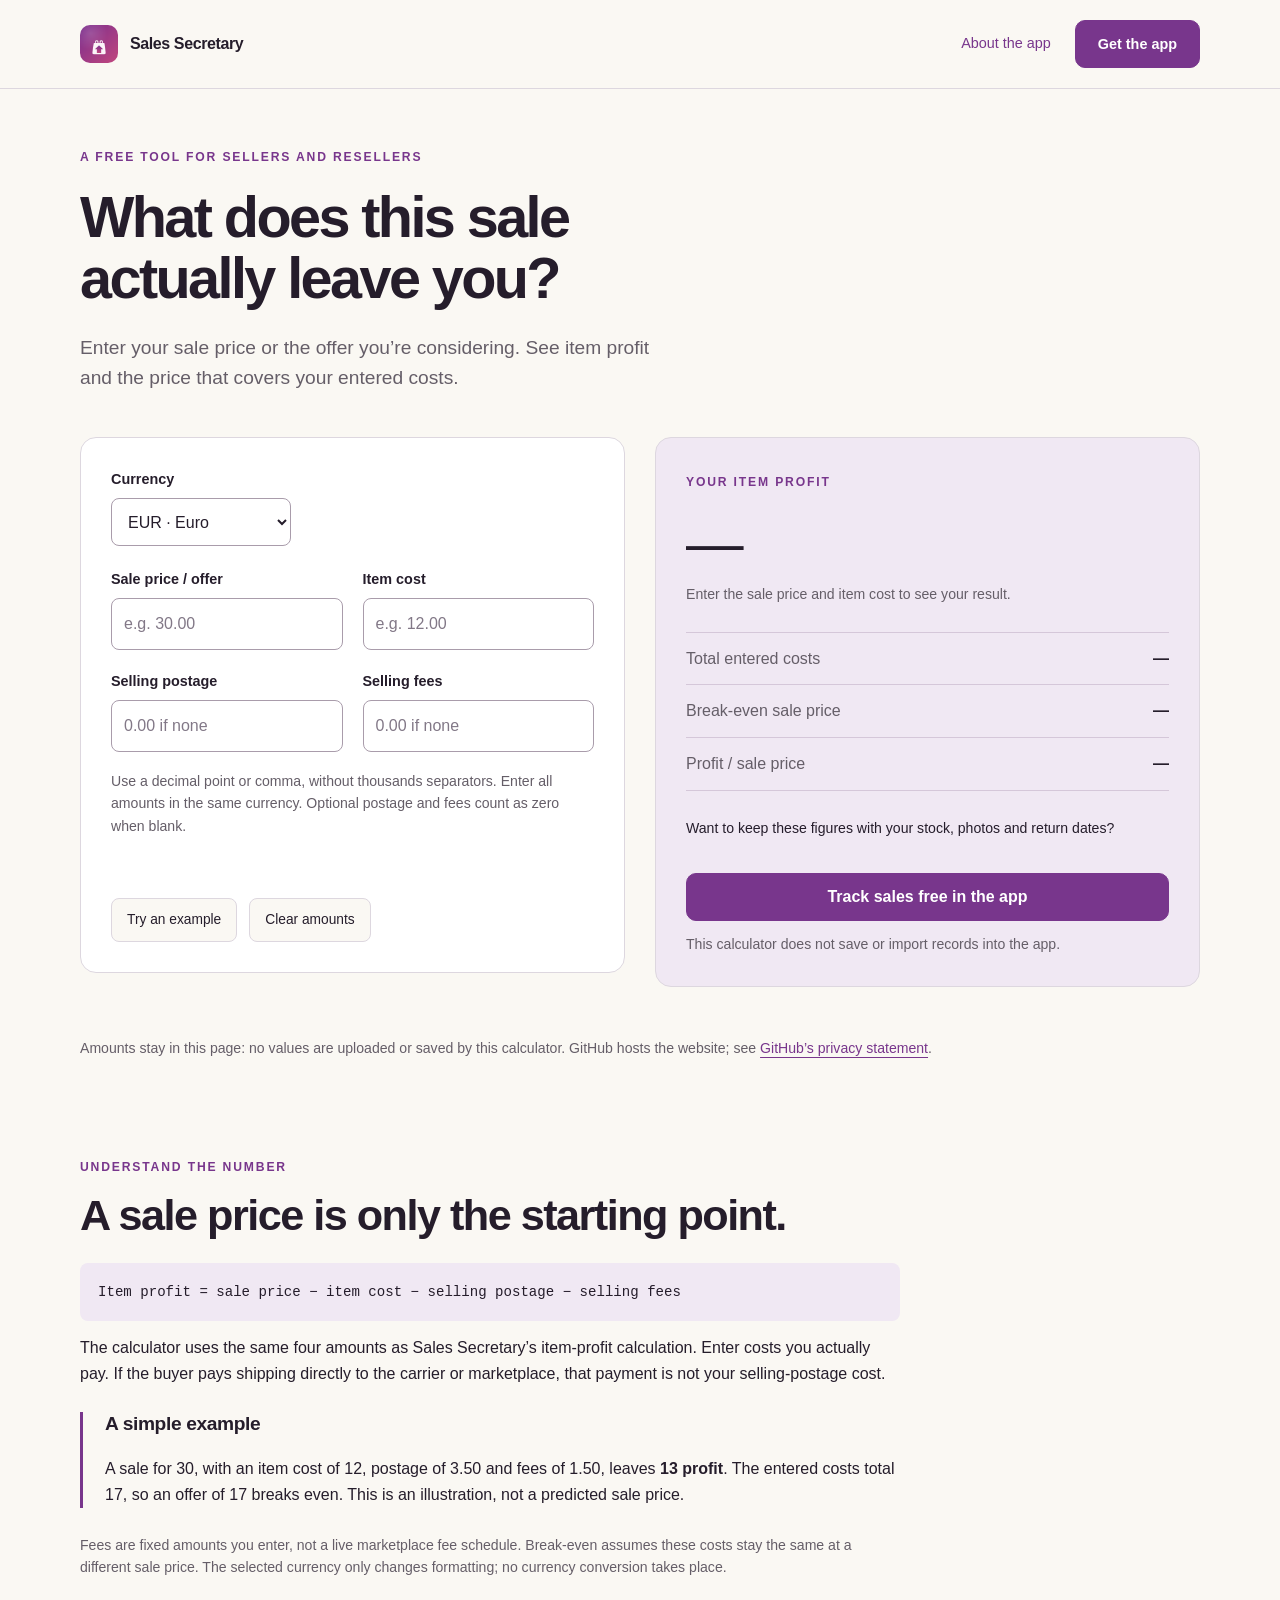
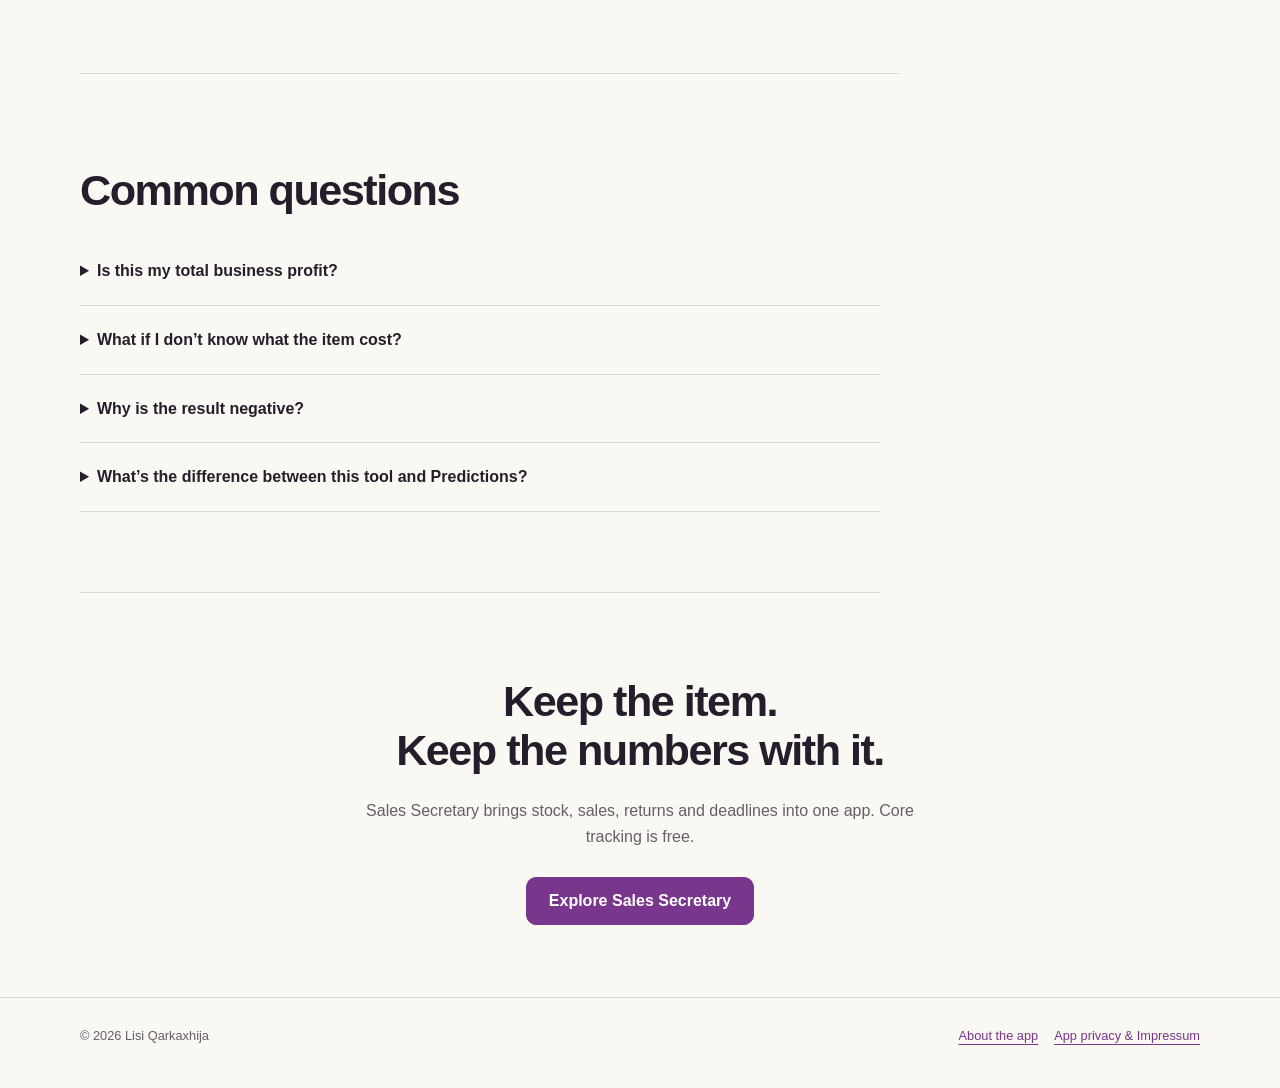
<file: tools/resale-profit/index.html>
<!doctype html><html lang="en"><head><meta charset="utf-8"><meta name="viewport" content="width=device-width,initial-scale=1"><title>Free resale profit calculator | Sales Secretary</title><meta name="description" content="Check what a sale or offer leaves after item cost, selling postage and fees. Free resale profit calculator with break-even price. No sign-up."><link rel="canonical" href="https://lisiq.github.io/sales-secretary-legal/tools/resale-profit/"><meta name="apple-itunes-app" content="app-id=6797229901"><meta property="og:type" content="website"><meta property="og:title" content="Sold for 30. Kept how much?"><meta property="og:description" content="A free resale profit calculator. Check costs, profit and break-even price without an account."><meta property="og:url" content="https://lisiq.github.io/sales-secretary-legal/tools/resale-profit/"><meta property="og:image" content="https://lisiq.github.io/sales-secretary-legal/assets/icon.png"><meta name="twitter:card" content="summary"><link rel="icon" href="../../assets/icon.png"><link rel="stylesheet" href="../../assets/site.css"><script type="module" src="calculator.mjs"></script></head><body>
<a class="skip" href="#main">Skip to calculator</a><header><nav class="wrap" aria-label="Main navigation"><a class="brand" href="../../app/"><img src="../../assets/icon.png" width="38" height="38" alt="">Sales Secretary</a><div class="nav-links"><a class="desktop-link" href="../../app/">About the app</a><a class="button" href="https://apps.apple.com/app/apple-store/id6797229901?pt=128811093&amp;ct=web-profit-tool&amp;mt=8">Get the app</a></div></nav></header>
<main id="main" class="wrap"><div class="tool-heading"><span class="eyebrow">A free tool for sellers and resellers</span><h1>What does this sale<br>actually leave you?</h1><p class="lead">Enter your sale price or the offer you’re considering. See item profit and the price that covers your entered costs.</p></div>
<div class="calculator"><div class="form-panel" id="calculator" role="form" aria-label="Resale profit calculator"><div class="field currency"><label for="currency">Currency</label><select id="currency" name="currency"><option value="EUR">EUR · Euro</option><option value="GBP">GBP · Pound</option><option value="USD">USD · US dollar</option><option value="CAD">CAD · Canadian dollar</option><option value="AUD">AUD · Australian dollar</option></select></div><div class="field-grid"><div class="field"><label for="sale">Sale price / offer</label><input id="sale" name="sale" type="text" inputmode="decimal" placeholder="e.g. 30.00" aria-describedby="amount-help" autocomplete="off"></div><div class="field"><label for="cost">Item cost</label><input id="cost" name="cost" type="text" inputmode="decimal" placeholder="e.g. 12.00" aria-describedby="amount-help" autocomplete="off"></div><div class="field"><label for="postage">Selling postage</label><input id="postage" name="postage" type="text" inputmode="decimal" placeholder="0.00 if none" aria-describedby="amount-help" autocomplete="off"></div><div class="field"><label for="fees">Selling fees</label><input id="fees" name="fees" type="text" inputmode="decimal" placeholder="0.00 if none" aria-describedby="amount-help" autocomplete="off"></div></div><p id="amount-help" class="small muted" style="margin-top:18px">Use a decimal point or comma, without thousands separators. Enter all amounts in the same currency. Optional postage and fees count as zero when blank.</p><p class="error" id="error" role="alert"></p><div class="form-actions"><button type="button" id="example" disabled>Try an example</button><button type="button" id="clear" disabled>Clear amounts</button></div><noscript><p>This calculator needs JavaScript enabled. The formula is explained below.</p></noscript></div>
<section class="result-panel" aria-label="Calculation result" aria-live="polite" aria-atomic="true"><span class="eyebrow" id="result-label">Your item profit</span><div id="profit" class="profit">—</div><p id="result-help" class="small muted">Enter the sale price and item cost to see your result.</p><dl><div><dt>Total entered costs</dt><dd id="deductions">—</dd></div><div><dt>Break-even sale price</dt><dd id="breakEven">—</dd></div><div><dt>Profit / sale price</dt><dd id="margin">—</dd></div></dl><p class="small">Want to keep these figures with your stock, photos and return dates?</p><a class="button" href="https://apps.apple.com/app/apple-store/id6797229901?pt=128811093&amp;ct=web-profit-tool&amp;mt=8">Track sales free in the app</a><p class="small muted" style="margin:12px 0 0">This calculator does not save or import records into the app.</p></section></div>
<p class="small muted">Amounts stay in this page: no values are uploaded or saved by this calculator. GitHub hosts the website; see <a href="https://docs.github.com/en/site-policy/privacy-policies/github-general-privacy-statement">GitHub’s privacy statement</a>.</p>
<section class="section guide" aria-labelledby="how"><span class="eyebrow">Understand the number</span><h2 id="how">A sale price is only the starting point.</h2><p class="formula">Item profit = sale price − item cost − selling postage − selling fees</p><p>The calculator uses the same four amounts as Sales Secretary’s item-profit calculation. Enter costs you actually pay. If the buyer pays shipping directly to the carrier or marketplace, that payment is not your selling-postage cost.</p><div class="example"><h3>A simple example</h3><p>A sale for 30, with an item cost of 12, postage of 3.50 and fees of 1.50, leaves <strong>13 profit</strong>. The entered costs total 17, so an offer of 17 breaks even. This is an illustration, not a predicted sale price.</p></div><p class="small muted">Fees are fixed amounts you enter, not a live marketplace fee schedule. Break-even assumes these costs stay the same at a different sale price. The selected currency only changes formatting; no currency conversion takes place.</p></section>
<section class="section faq" aria-labelledby="faq"><h2 id="faq">Common questions</h2><details><summary>Is this my total business profit?</summary><p>No. This is a calculation for one item. Original purchase postage, packaging, tax, travel, subscriptions and other overheads are not included in these four inputs. Consider those separately before making a business decision.</p></details><details><summary>What if I don’t know what the item cost?</summary><p>Leave the item cost blank; the calculator will not invent a profit. Entering zero means the item actually cost you nothing. In Sales Secretary, you can flag an unknown original cost when recording a sale.</p></details><details><summary>Why is the result negative?</summary><p>Your entered costs exceed the sale price. The negative amount is a loss on this calculation. The break-even price shows the revenue needed to cover those same costs.</p></details><details><summary>What’s the difference between this tool and Predictions?</summary><p>This tool does arithmetic from numbers you enter. Pro Predictions in the app uses your own suitable history to estimate sale prices, sale chances and sales rates. Those estimates can be wrong and are not live market prices.</p></details></section>
<section class="closing"><h2>Keep the item.<br>Keep the numbers with it.</h2><p class="muted">Sales Secretary brings stock, sales, returns and deadlines into one app. Core tracking is free.</p><a class="button" href="../../app/">Explore Sales Secretary</a></section></main><footer><div class="wrap"><p>© 2026 Lisi Qarkaxhija</p><p><a href="../../app/">About the app</a><a href="../../">App privacy & Impressum</a></p></div></footer></body></html>
</file>
<file: assets/site.css>
@charset "UTF-8";
:root{--ink:#251d2b;--muted:#655e68;--paper:#faf8f3;--plum:#78368c;--line:#ddd7df;--soft:#f0e8f3;--green:#246d47;--red:#a3303c;--white:#fff;font-family:ui-sans-serif,-apple-system,BlinkMacSystemFont,"Segoe UI",sans-serif;color:var(--ink);background:var(--paper);font-synthesis:none}
*{box-sizing:border-box}body{margin:0;line-height:1.6}a{color:var(--plum);text-underline-offset:4px}img{max-width:100%;height:auto}button,input,select{font:inherit}button,a,input,select,summary{-webkit-tap-highlight-color:transparent}a:focus-visible,button:focus-visible,input:focus-visible,select:focus-visible,summary:focus-visible{outline:3px solid #a44ac1;outline-offset:4px}button{cursor:pointer}button:disabled{cursor:default;opacity:.5}.wrap{width:min(1120px,calc(100% - 48px));margin:auto}.skip{position:absolute;left:12px;top:-80px;background:white;padding:12px;z-index:10}.skip:focus{top:8px}header{border-bottom:1px solid var(--line)}nav{min-height:88px;display:flex;align-items:center;justify-content:space-between;gap:20px}.brand{display:flex;align-items:center;gap:12px;text-decoration:none;color:var(--ink);font-weight:750;letter-spacing:-.4px}.brand img{width:38px;border-radius:10px}.nav-links{display:flex;align-items:center;gap:24px;font-size:.9rem}.nav-links a{text-decoration:none}.button{display:inline-flex;justify-content:center;align-items:center;text-decoration:none;background:var(--plum);color:white;border:1px solid var(--plum);border-radius:10px;min-height:48px;padding:12px 22px;font-weight:650;line-height:1.25}.button:hover{background:#602971}.button.secondary{background:transparent;color:var(--plum)}.button.secondary:hover{background:var(--soft)}.eyebrow{font-size:.76rem;letter-spacing:.15em;text-transform:uppercase;font-weight:750;color:var(--plum)}h1,h2,h3,p{margin-top:0}h1{font-size:clamp(2.7rem,5.4vw,4.6rem);line-height:1.06;letter-spacing:-.045em;margin:18px 0 24px;font-weight:780}h2{font-size:clamp(1.8rem,3.5vw,2.7rem);line-height:1.15;letter-spacing:-.035em;margin:12px 0 22px}h3{font-size:1.2rem;line-height:1.3;letter-spacing:-.02em}.lead{font-size:1.2rem;color:var(--muted);max-width:570px}.muted{color:var(--muted)}.small{font-size:.88rem}.hero{display:grid;grid-template-columns:1.2fr 1fr;gap:60px;align-items:center;padding:76px 0}.hero-copy{padding:12px 0}.hero h1 em{font-style:normal;color:var(--plum)}.actions{display:flex;flex-wrap:wrap;gap:12px;margin:30px 0 14px}.phone-stage{background:#e9deed;border-radius:44% 44% 20px 20px;padding:30px 35px 0;position:relative;align-self:stretch;display:flex;align-items:flex-end;justify-content:center;max-height:670px;overflow:hidden}.phone{width:280px;border:7px solid #2b2630;border-radius:39px;display:block;box-shadow:0 15px 38px #2d103b24}.stage-note{position:absolute;left:16px;top:40px;padding:9px 13px;background:white;border:1px solid var(--line);border-radius:10px;font-size:.78rem;transform:rotate(-4deg)}.trust{display:flex;gap:28px;flex-wrap:wrap;padding:22px 0;border-top:1px solid var(--line);border-bottom:1px solid var(--line);font-size:.88rem}.trust span::before{content:"✓";color:var(--green);font-weight:bold;padding-right:8px}.section{padding:80px 0;border-bottom:1px solid var(--line)}.split{display:grid;grid-template-columns:1fr 1.2fr;gap:80px;align-items:center}.stock-frame{background:var(--soft);border-radius:22px;padding:28px;display:flex;justify-content:center;overflow:hidden;height:570px}.stock-frame img{width:250px;align-self:flex-start;border-radius:25px;border:1px solid var(--line)}.steps{list-style:none;padding:0;margin:24px 0 0;counter-reset:step}.steps li{counter-increment:step;position:relative;padding:0 0 26px 52px}.steps li::before{content:"0" counter(step);position:absolute;left:0;top:0;color:var(--plum);font-weight:750;font-size:.86rem}.steps h3{margin-bottom:6px}.steps p{margin:0;color:var(--muted)}.tool-strip{display:flex;gap:40px;align-items:center;justify-content:space-between;background:var(--ink);color:white;border-radius:18px;padding:36px 40px}.tool-strip h2{font-size:2rem;margin:6px 0 10px}.tool-strip p{color:#d6cddd;margin:0;max-width:660px}.tool-strip .button{background:#ecd4f3;color:var(--ink);border-color:#ecd4f3;flex-shrink:0}.pricing{display:grid;grid-template-columns:1fr 1fr;gap:30px;margin-top:32px}.plan{padding:30px;border:1px solid var(--line);border-radius:16px;background:var(--white)}.plan.pro{background:var(--soft)}.plan ul{padding-left:20px;color:var(--muted)}.pill{display:inline-block;background:white;border:1px solid var(--line);border-radius:100px;font-size:.75rem;padding:3px 10px;font-weight:650}.plan .pill{margin-bottom:14px}.faq{max-width:800px}details{border-bottom:1px solid var(--line);padding:18px 0}summary{cursor:pointer;font-weight:650;padding:3px 0}details p{color:var(--muted);margin:14px 0 2px}.closing{padding:72px 0;text-align:center}.closing p{max-width:600px;margin:0 auto 28px}footer{border-top:1px solid var(--line);padding:28px 0;color:var(--muted);font-size:.8rem}footer .wrap{display:flex;flex-wrap:wrap;justify-content:space-between;gap:12px}footer a{margin-left:16px}.tool-heading{max-width:780px;padding:54px 0 24px}.tool-heading h1{font-size:clamp(2.6rem,5vw,3.6rem)}.calculator{display:grid;grid-template-columns:1fr 1fr;gap:30px;align-items:start;padding-bottom:50px}.form-panel,.result-panel{padding:30px;border:1px solid var(--line);background:white;border-radius:16px}.result-panel{background:var(--soft)}.field-grid{display:grid;grid-template-columns:1fr 1fr;gap:20px}.field{display:flex;flex-direction:column;gap:7px}.field label{font-size:.9rem;font-weight:650}.field input,.field select{border:1px solid #a99cab;background:white;border-radius:8px;padding:12px;width:100%;min-height:48px;color:var(--ink)}.field input::placeholder{color:#827887}.field input[aria-invalid=true]{border-color:var(--red)}.field.currency{max-width:180px;margin-bottom:22px}.form-actions{display:flex;gap:12px;flex-wrap:wrap;margin-top:24px}.form-actions button{padding:9px 15px;min-height:44px;border:1px solid var(--line);background:var(--paper);color:var(--ink);border-radius:8px;font-size:.86rem}.error{color:var(--red);font-size:.88rem;min-height:1.5em;margin-top:16px}.profit{font-size:3.6rem;line-height:1.1;letter-spacing:-.055em;margin:18px 0 8px;overflow-wrap:anywhere}.profit.positive{color:var(--green)}.profit.negative{color:var(--red)}.result-panel dl{margin:26px 0;border-top:1px solid #d5c7d9}.result-panel dl div{display:flex;gap:12px;justify-content:space-between;padding:13px 0;border-bottom:1px solid #d5c7d9}.result-panel dt{color:var(--muted)}.result-panel dd{margin:0;text-align:right;font-weight:650}.result-panel .button{margin-top:20px;width:100%}.formula{font-family:ui-monospace,monospace;font-size:.88rem;background:var(--soft);border-radius:8px;padding:18px;overflow-wrap:anywhere}.example{border-left:3px solid var(--plum);padding-left:22px;margin:26px 0}.guide{max-width:820px}.guide li{margin:8px 0}.text-link{font-weight:650}.visually-hidden{position:absolute;width:1px;height:1px;clip-path:inset(50%);overflow:hidden}
@media(max-width:760px){.wrap{width:calc(100% - 32px)}nav{min-height:76px;gap:12px}.nav-links{gap:12px}.nav-links .button{font-size:.8rem;padding:9px 12px;min-height:42px}.nav-links .desktop-link{display:none}.hero{grid-template-columns:1fr;gap:28px;padding:42px 0}.hero h1{max-width:580px}.phone-stage{height:460px;max-height:none;max-width:430px;width:100%;justify-self:center;padding-top:25px}.phone{width:242px;align-self:flex-start}.stage-note{top:38px}.trust{gap:10px 20px}.split{grid-template-columns:1fr;gap:30px}.stock-frame{height:360px;order:2}.section{padding:48px 0}.tool-strip{flex-direction:column;align-items:flex-start;padding:27px;gap:25px}.pricing,.calculator{grid-template-columns:1fr}.plan,.form-panel,.result-panel{padding:24px}.tool-heading{padding-top:34px}.calculator{gap:20px}.closing{padding:48px 0}footer .wrap{display:block}footer a{margin:0 15px 0 0}footer p{margin:10px 0}.profit{font-size:3.1rem}}
@media(prefers-reduced-motion:no-preference){html{scroll-behavior:smooth}}
</file>
